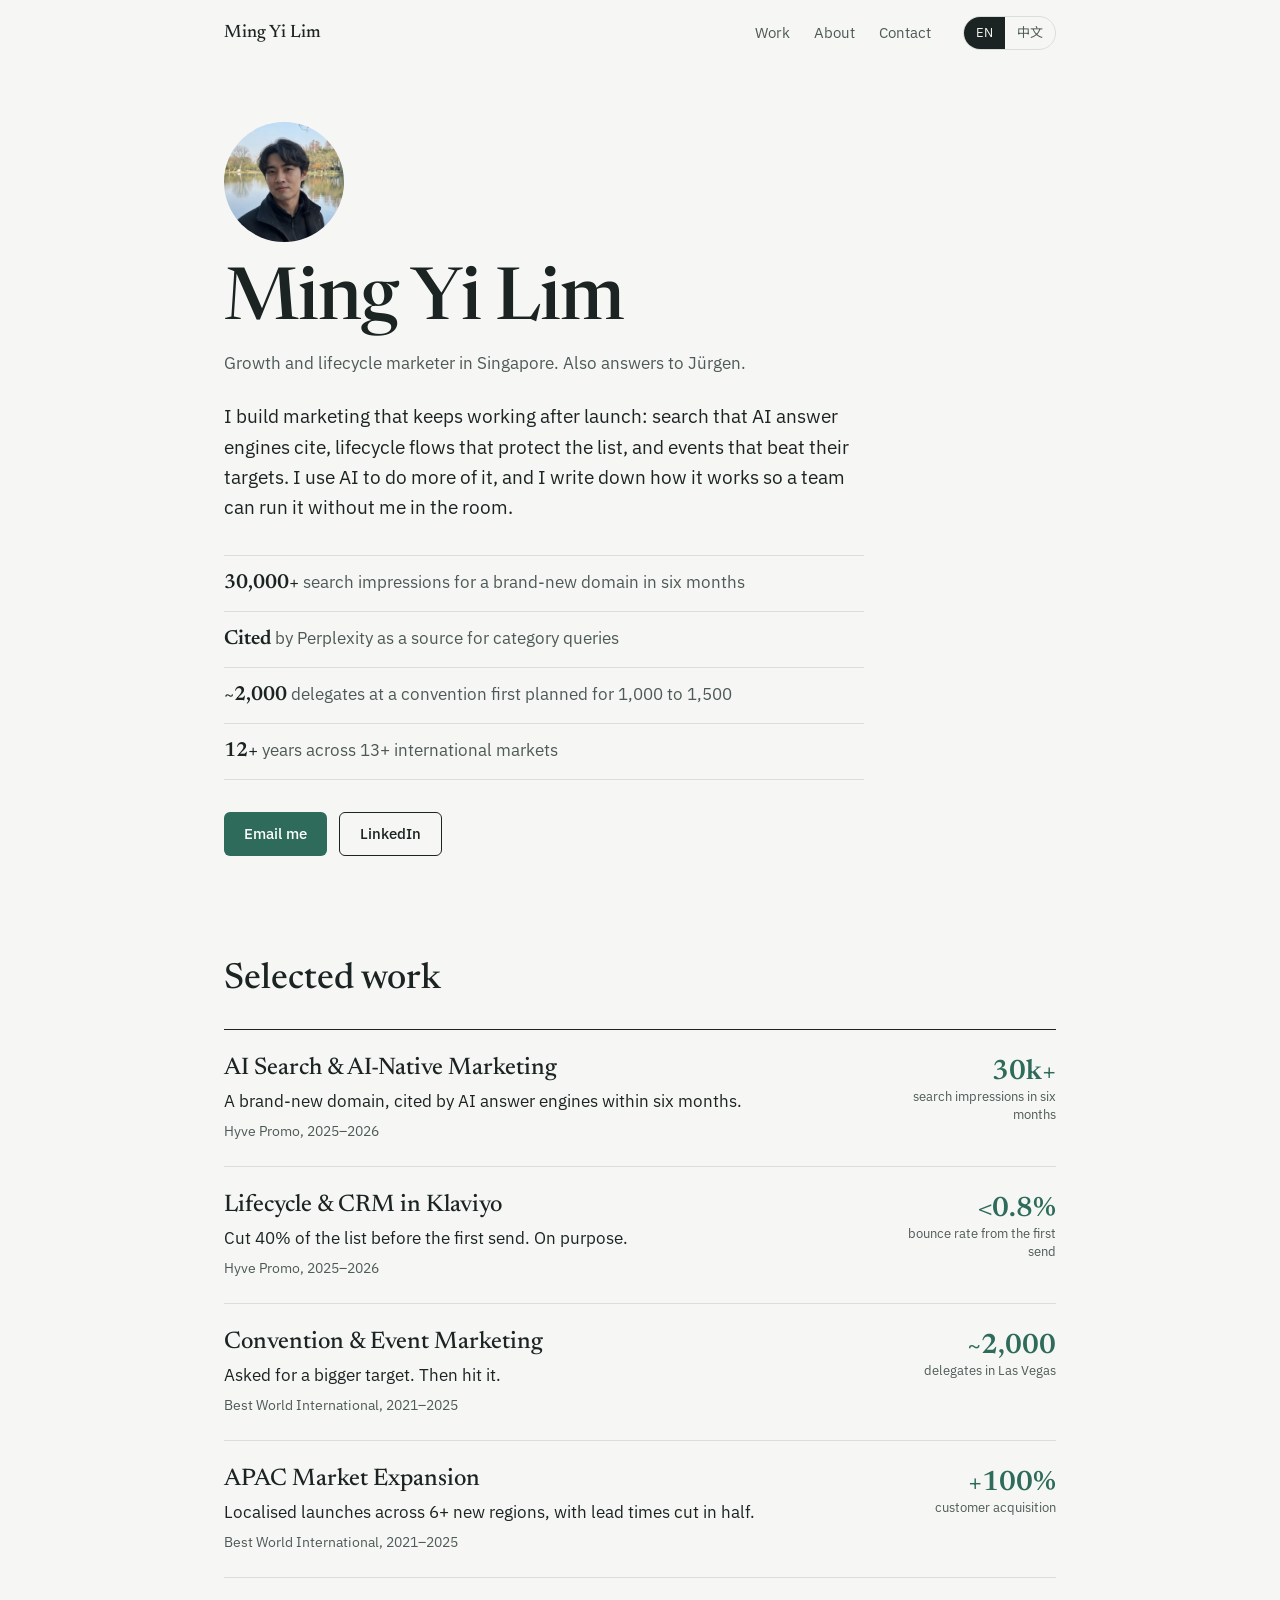
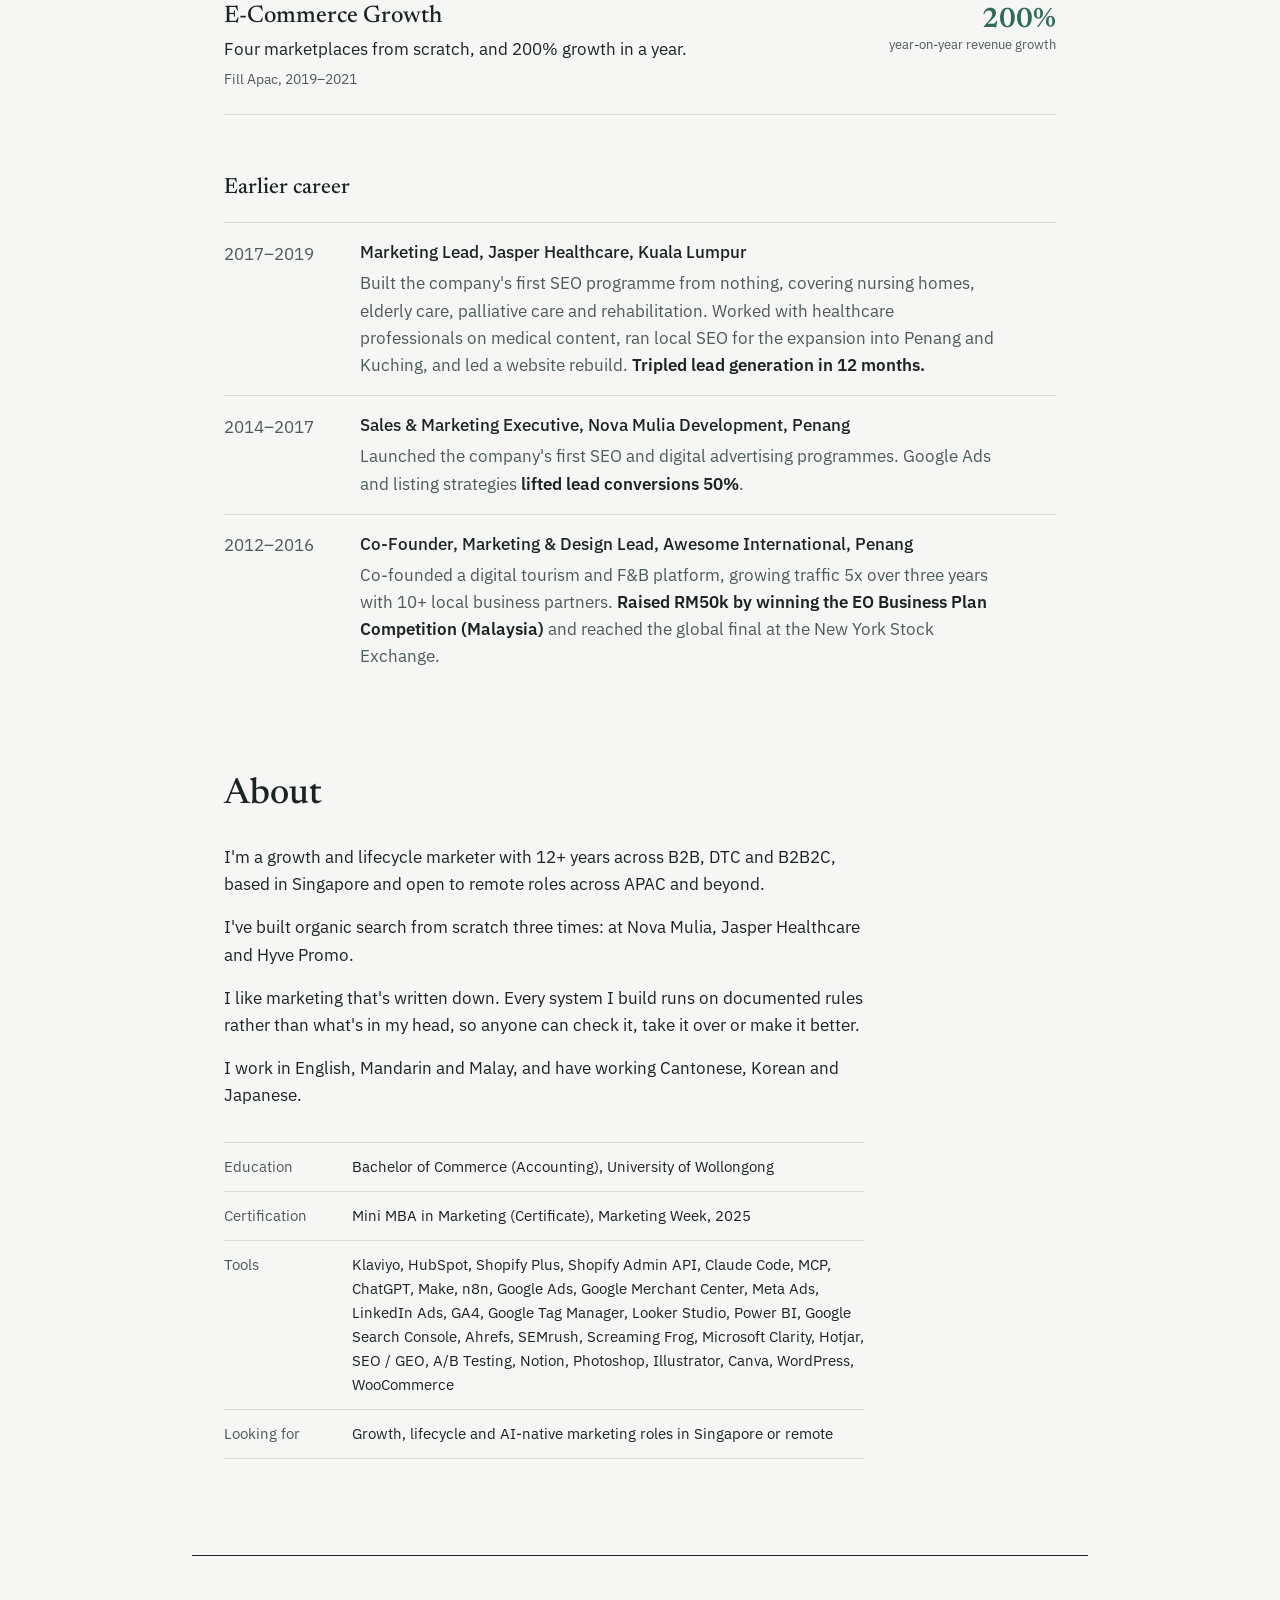
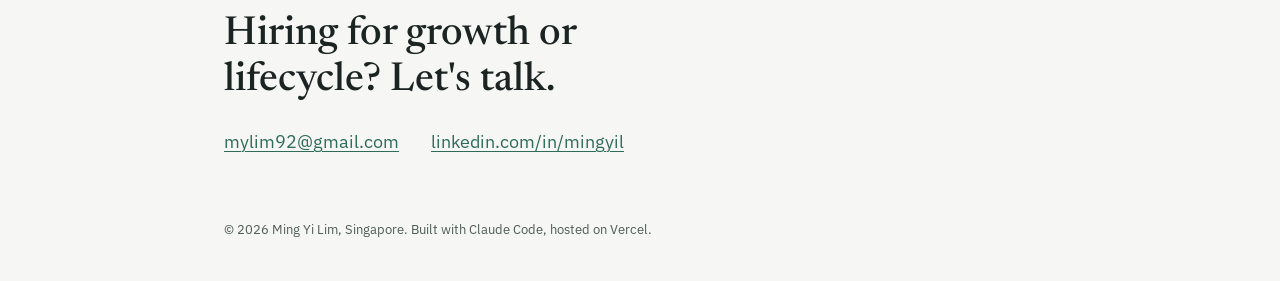
<file: index.html>
<!DOCTYPE html>
<html lang="en">
<head>
  <meta charset="UTF-8">
  <meta name="viewport" content="width=device-width, initial-scale=1.0">
  <title>Ming Yi Lim, Growth &amp; Lifecycle Marketer</title>
  <meta name="description" content="Growth and lifecycle marketer with 12+ years across B2B, DTC, and B2B2C in APAC. SEO/GEO, lifecycle automation, and AI-native marketing systems.">
  <link rel="canonical" href="https://mingyilim.vercel.app/">
  <meta name="theme-color" content="#F6F7F5">
  <meta property="og:type"        content="website">
  <meta property="og:url"         content="https://mingyilim.vercel.app/">
  <meta property="og:title"       content="Ming Yi Lim, Growth &amp; Lifecycle Marketer">
  <meta property="og:description" content="Growth and lifecycle marketer with 12+ years across B2B, DTC, and B2B2C in APAC. SEO/GEO, lifecycle automation, and AI-native marketing systems.">
  <meta property="og:image"       content="https://mingyilim.vercel.app/og-image.jpg">
  <meta property="og:image:width"  content="1200">
  <meta property="og:image:height" content="630">
  <meta name="twitter:card"        content="summary_large_image">
  <meta name="twitter:title"       content="Ming Yi Lim, Growth &amp; Lifecycle Marketer">
  <meta name="twitter:description" content="Growth and lifecycle marketer with 12+ years across B2B, DTC, and B2B2C in APAC. SEO/GEO, lifecycle automation, and AI-native marketing systems.">
  <meta name="twitter:image"       content="https://mingyilim.vercel.app/og-image.jpg">
  <link rel="icon" href="/favicon.svg" type="image/svg+xml">
  <link rel="icon" href="/favicon-32.png" sizes="32x32" type="image/png">
  <link rel="apple-touch-icon" href="/apple-touch-icon.png">
  <script type="application/ld+json">
  {
    "@context": "https://schema.org",
    "@type": "Person",
    "name": "Ming Yi Lim",
    "alternateName": ["Jürgen Lim", "林明昱"],
    "url": "https://mingyilim.vercel.app/",
    "image": "https://mingyilim.vercel.app/photo.jpg",
    "jobTitle": "Growth and Lifecycle Marketer",
    "description": "Growth and lifecycle marketer with 12+ years across B2B, DTC and B2B2C in APAC, specialising in SEO/GEO, lifecycle automation and AI-native marketing systems.",
    "address": {"@type": "PostalAddress", "addressLocality": "Singapore", "addressCountry": "SG"},
    "alumniOf": {"@type": "CollegeOrUniversity", "name": "University of Wollongong"},
    "hasCredential": {"@type": "EducationalOccupationalCredential", "name": "Mini MBA in Marketing (Certificate)", "credentialCategory": "certificate", "recognizedBy": {"@type": "Organization", "name": "Marketing Week"}, "dateCreated": "2025"},
    "knowsLanguage": ["English", "Mandarin Chinese", "Malay"],
    "knowsAbout": ["Lifecycle marketing", "Growth marketing", "Generative Engine Optimisation", "Answer Engine Optimisation", "SEO", "Klaviyo", "HubSpot", "Shopify Plus", "Marketing automation", "Claude Code", "Model Context Protocol"],
    "sameAs": ["https://www.linkedin.com/in/mingyil"]
  }
  </script>
  <link rel="preconnect" href="https://fonts.googleapis.com">
  <link rel="preconnect" href="https://fonts.gstatic.com" crossorigin>
  <link href="https://fonts.googleapis.com/css2?family=IBM+Plex+Sans:ital,wght@0,400;0,500;0,600;1,400&family=Newsreader:opsz,wght@6..72,400;6..72,500;6..72,600&family=Noto+Sans+SC:wght@400;500&family=Noto+Serif+SC:wght@600;900&display=swap" rel="stylesheet">
  <link rel="stylesheet" href="/assets/site.css">

  <!-- Google tag (gtag.js) -->
  <script async src="https://www.googletagmanager.com/gtag/js?id=G-P1CEV3WPZ0"></script>
  <script>
    window.dataLayer = window.dataLayer || [];
    function gtag(){dataLayer.push(arguments);}
    gtag('js', new Date());
    gtag('config', 'G-P1CEV3WPZ0');
  </script>
</head>
<body>
  <a class="skip" href="#work">Skip to work</a>
  <header class="topbar">
    <a href="/" class="brand"><span class="brand-name">Ming Yi Lim</span></a>
    <nav class="topnav" aria-label="Main">
      <a href="#work" data-en="Work" data-zh="案例">Work</a>
      <a href="#about" data-en="About" data-zh="关于">About</a>
      <a href="#contact" data-en="Contact" data-zh="联系">Contact</a>
    </nav>
    <div class="lang" role="group" aria-label="Language">
      <button type="button" id="btnEn" class="active" onclick="setLang('en')">EN</button>
      <button type="button" id="btnZh" onclick="setLang('zh')" lang="zh-Hans">中文</button>
    </div>
  </header>

  <main>
    <section class="hero" aria-labelledby="name">
      <img src="/hero-photo.jpg" alt="Ming Yi Lim" class="hero-photo" width="120" height="120" fetchpriority="high">
      <h1 id="name" class="hero-name"><span data-en="Ming Yi Lim" data-zh="林明昱">Ming Yi Lim</span></h1>
      <p class="hero-sub" data-en="Growth and lifecycle marketer in Singapore. Also answers to Jürgen." data-zh="新加坡增长与生命周期营销人。英文名Jürgen。">Growth and lifecycle marketer in Singapore. Also answers to Jürgen.</p>
      <p class="hero-intro" data-en="I build marketing that keeps working after launch: search that AI answer engines cite, lifecycle flows that protect the list, and events that beat their targets. I use AI to do more of it, and I write down how it works so a team can run it without me in the room." data-zh="我做能在上线后持续运转的营销：被AI答案引擎引用的搜索内容、守护名单质量的生命周期流程，以及超额完成目标的活动。我用AI提高产出，并把方法写成文档，让团队不必依赖我也能运行。">I build marketing that keeps working after launch: search that AI answer engines cite, lifecycle flows that protect the list, and events that beat their targets. I use AI to do more of it, and I write down how it works so a team can run it without me in the room.</p>
      <ul class="proof">
        <li><span class="fig" data-en="30,000+" data-zh="30,000+">30,000+</span> <span data-en="search impressions for a brand-new domain in six months" data-zh="次搜索曝光，全新域名六个月内达成">search impressions for a brand-new domain in six months</span></li>
        <li><span class="fig" data-en="Cited" data-zh="获引用：">Cited</span> <span data-en="by Perplexity as a source for category queries" data-zh="Perplexity类别查询的引用来源">by Perplexity as a source for category queries</span></li>
        <li><span class="fig" data-en="~2,000" data-zh="~2,000">~2,000</span> <span data-en="delegates at a convention first planned for 1,000 to 1,500" data-zh="名参会者，原定目标为1,000至1,500人">delegates at a convention first planned for 1,000 to 1,500</span></li>
        <li><span class="fig" data-en="12+" data-zh="12+">12+</span> <span data-en="years across 13+ international markets" data-zh="年经验，覆盖13+个国际市场">years across 13+ international markets</span></li>
      </ul>
      <div class="hero-actions">
        <a href="mailto:mylim92@gmail.com" class="btn btn-solid" data-cta="hero_email" data-en="Email me" data-zh="发邮件给我">Email me</a>
        <a href="https://www.linkedin.com/in/mingyil" class="btn btn-line" target="_blank" rel="noopener" data-cta="hero_linkedin">LinkedIn</a>
      </div>
    </section>

    <section id="work" class="block" aria-labelledby="work-title">
      <h2 class="block-title" id="work-title" data-en="Selected work" data-zh="精选案例">Selected work</h2>
      <ul class="case-list">
      <li>
        <a class="case-row" href="/work/geo" data-cta="row_geo">
          <span class="row-main">
            <span class="row-title" data-en="AI Search &amp; AI-Native Marketing" data-zh="AI搜索与AI原生营销">AI Search &amp; AI-Native Marketing</span>
            <span class="row-hook" data-en="A brand-new domain, cited by AI answer engines within six months." data-zh="一个全新域名，六个月内获得AI答案引擎引用。">A brand-new domain, cited by AI answer engines within six months.</span>
            <span class="row-meta">Hyve Promo, 2025–2026</span>
          </span>
          <span class="row-fig"><span class="fig">30k+</span><span class="fig-label" data-en="search impressions in six months" data-zh="6个月搜索曝光量">search impressions in six months</span></span>
        </a>
      </li>
      <li>
        <a class="case-row" href="/work/lifecycle" data-cta="row_lifecycle">
          <span class="row-main">
            <span class="row-title" data-en="Lifecycle &amp; CRM in Klaviyo" data-zh="Klaviyo生命周期与CRM">Lifecycle &amp; CRM in Klaviyo</span>
            <span class="row-hook" data-en="Cut 40% of the list before the first send. On purpose." data-zh="首次发送前，主动剔除40%的名单。">Cut 40% of the list before the first send. On purpose.</span>
            <span class="row-meta">Hyve Promo, 2025–2026</span>
          </span>
          <span class="row-fig"><span class="fig">&lt;0.8%</span><span class="fig-label" data-en="bounce rate from the first send" data-zh="首次发送起退信率">bounce rate from the first send</span></span>
        </a>
      </li>
      <li>
        <a class="case-row" href="/work/events" data-cta="row_events">
          <span class="row-main">
            <span class="row-title" data-en="Convention &amp; Event Marketing" data-zh="大会与活动营销">Convention &amp; Event Marketing</span>
            <span class="row-hook" data-en="Asked for a bigger target. Then hit it." data-zh="主动提高目标，然后达成。">Asked for a bigger target. Then hit it.</span>
            <span class="row-meta">Best World International, 2021–2025</span>
          </span>
          <span class="row-fig"><span class="fig">~2,000</span><span class="fig-label" data-en="delegates in Las Vegas" data-zh="拉斯维加斯大会参会人数">delegates in Las Vegas</span></span>
        </a>
      </li>
      <li>
        <a class="case-row" href="/work/expansion" data-cta="row_expansion">
          <span class="row-main">
            <span class="row-title" data-en="APAC Market Expansion" data-zh="亚太市场拓展">APAC Market Expansion</span>
            <span class="row-hook" data-en="Localised launches across 6+ new regions, with lead times cut in half." data-zh="在6+个新市场完成本地化落地，交付周期缩短一半。">Localised launches across 6+ new regions, with lead times cut in half.</span>
            <span class="row-meta">Best World International, 2021–2025</span>
          </span>
          <span class="row-fig"><span class="fig">+100%</span><span class="fig-label" data-en="customer acquisition" data-zh="客户获取增长">customer acquisition</span></span>
        </a>
      </li>
      <li>
        <a class="case-row" href="/work/ecommerce" data-cta="row_ecommerce">
          <span class="row-main">
            <span class="row-title" data-en="E-Commerce Growth" data-zh="电商增长">E-Commerce Growth</span>
            <span class="row-hook" data-en="Four marketplaces from scratch, and 200% growth in a year." data-zh="从零开设四个电商平台店铺，一年增长200%。">Four marketplaces from scratch, and 200% growth in a year.</span>
            <span class="row-meta">Fill Apac, 2019–2021</span>
          </span>
          <span class="row-fig"><span class="fig">200%</span><span class="fig-label" data-en="year-on-year revenue growth" data-zh="年营收增长">year-on-year revenue growth</span></span>
        </a>
      </li>
      </ul>

      <h3 class="sub-title" data-en="Earlier career" data-zh="早期经历">Earlier career</h3>
      <ol class="earlier">
        <li>
          <span class="when">2017–2019</span>
          <div>
            <p class="earlier-role" data-en="Marketing Lead, Jasper Healthcare, Kuala Lumpur" data-zh="市场负责人，Jasper Healthcare，吉隆坡">Marketing Lead, Jasper Healthcare, Kuala Lumpur</p>
            <p class="earlier-desc" data-en="Built the company's first SEO programme from nothing, covering nursing homes, elderly care, palliative care and rehabilitation. Worked with healthcare professionals on medical content, ran local SEO for the expansion into Penang and Kuching, and led a website rebuild. <strong>Tripled lead generation in 12 months.</strong>" data-zh="从零建立公司首个SEO体系，覆盖养老院、长者护理、临终关怀及康复服务。与医疗专业人员合作优化医疗内容，为槟城和古晋的扩张开展本地SEO，并主导网站重建。<strong>12个月内潜在客户量增长至三倍</strong>。">Built the company's first SEO programme from nothing, covering nursing homes, elderly care, palliative care and rehabilitation. Worked with healthcare professionals on medical content, ran local SEO for the expansion into Penang and Kuching, and led a website rebuild. <strong>Tripled lead generation in 12 months.</strong></p>
          </div>
        </li>
        <li>
          <span class="when">2014–2017</span>
          <div>
            <p class="earlier-role" data-en="Sales &amp; Marketing Executive, Nova Mulia Development, Penang" data-zh="销售与市场专员，Nova Mulia Development，槟城">Sales &amp; Marketing Executive, Nova Mulia Development, Penang</p>
            <p class="earlier-desc" data-en="Launched the company's first SEO and digital advertising programmes. Google Ads and listing strategies <strong>lifted lead conversions 50%</strong>." data-zh="推出公司首个SEO与数字广告项目。通过Google广告与房源推广策略，<strong>潜在客户转化率提升50%</strong>。">Launched the company's first SEO and digital advertising programmes. Google Ads and listing strategies <strong>lifted lead conversions 50%</strong>.</p>
          </div>
        </li>
        <li>
          <span class="when">2012–2016</span>
          <div>
            <p class="earlier-role" data-en="Co-Founder, Marketing &amp; Design Lead, Awesome International, Penang" data-zh="联合创始人、市场与设计负责人，Awesome International，槟城">Co-Founder, Marketing &amp; Design Lead, Awesome International, Penang</p>
            <p class="earlier-desc" data-en="Co-founded a digital tourism and F&amp;B platform, growing traffic 5x over three years with 10+ local business partners. <strong>Raised RM50k by winning the EO Business Plan Competition (Malaysia)</strong> and reached the global final at the New York Stock Exchange." data-zh="联合创办数字旅游与餐饮平台，三年内流量增长5倍，并与10余家本地商户建立合作。<strong>赢得EO商业计划大赛（马来西亚赛区）并获得5万令吉资金</strong>，晋级在纽约证券交易所举行的全球决赛。">Co-founded a digital tourism and F&amp;B platform, growing traffic 5x over three years with 10+ local business partners. <strong>Raised RM50k by winning the EO Business Plan Competition (Malaysia)</strong> and reached the global final at the New York Stock Exchange.</p>
          </div>
        </li>
      </ol>
    </section>

    <section id="about" class="block" aria-labelledby="about-title">
      <h2 class="block-title" id="about-title" data-en="About" data-zh="关于我">About</h2>
      <div class="prose">
        <p data-en="I&#x27;m a growth and lifecycle marketer with 12+ years across B2B, DTC and B2B2C, based in Singapore and open to remote roles across APAC and beyond." data-zh="我是一名拥有12年以上B2B、DTC及B2B2C经验的增长与生命周期营销人，现居新加坡，欢迎亚太地区及全球远程机会。">I&#x27;m a growth and lifecycle marketer with 12+ years across B2B, DTC and B2B2C, based in Singapore and open to remote roles across APAC and beyond.</p>
        <p data-en="I&#x27;ve built organic search from scratch three times: at Nova Mulia, Jasper Healthcare and Hyve Promo." data-zh="我曾三次从零搭建自然搜索体系，分别在Nova Mulia、Jasper Healthcare和Hyve Promo。">I&#x27;ve built organic search from scratch three times: at Nova Mulia, Jasper Healthcare and Hyve Promo.</p>
        <p data-en="I like marketing that&#x27;s written down. Every system I build runs on documented rules rather than what&#x27;s in my head, so anyone can check it, take it over or make it better." data-zh="我喜欢把营销写下来。我构建的每个系统都基于文档化规则，而不是存在我脑中的经验，任何人都能检查、接手或改进。">I like marketing that&#x27;s written down. Every system I build runs on documented rules rather than what&#x27;s in my head, so anyone can check it, take it over or make it better.</p>
        <p data-en="I work in English, Mandarin and Malay, and have working Cantonese, Korean and Japanese." data-zh="工作语言为英语、普通话和马来语，粤语、韩语和日语为工作水平。">I work in English, Mandarin and Malay, and have working Cantonese, Korean and Japanese.</p>
        <dl class="facts">
          <dt data-en="Education" data-zh="学历">Education</dt>
          <dd data-en="Bachelor of Commerce (Accounting), University of Wollongong" data-zh="伍伦贡大学商学学士（会计）">Bachelor of Commerce (Accounting), University of Wollongong</dd>
          <dt data-en="Certification" data-zh="证书">Certification</dt>
          <dd data-en="Mini MBA in Marketing (Certificate), Marketing Week, 2025" data-zh="Mini MBA in Marketing（结业证书），Marketing Week，2025年">Mini MBA in Marketing (Certificate), Marketing Week, 2025</dd>
          <dt data-en="Tools" data-zh="工具">Tools</dt>
          <dd>Klaviyo, HubSpot, Shopify Plus, Shopify Admin API, Claude Code, MCP, ChatGPT, Make, n8n, Google Ads, Google Merchant Center, Meta Ads, LinkedIn Ads, GA4, Google Tag Manager, Looker Studio, Power BI, Google Search Console, Ahrefs, SEMrush, Screaming Frog, Microsoft Clarity, Hotjar, SEO / GEO, A/B Testing, Notion, Photoshop, Illustrator, Canva, WordPress, WooCommerce</dd>
          <dt data-en="Looking for" data-zh="求职方向">Looking for</dt>
          <dd data-en="Growth, lifecycle and AI-native marketing roles in Singapore or remote" data-zh="新加坡或远程的增长、生命周期及AI原生营销职位">Growth, lifecycle and AI-native marketing roles in Singapore or remote</dd>
        </dl>
      </div>
    </section>
  </main>

  <section id="contact" class="contact">
    <h2 class="contact-title" data-en="Hiring for growth or lifecycle? Let&#x27;s talk." data-zh="正在招聘增长或生命周期营销人才？欢迎联系。">Hiring for growth or lifecycle? Let&#x27;s talk.</h2>
    <ul class="contact-list">
      <li><a href="mailto:mylim92@gmail.com" class="contact-link" data-cta="contact_email">mylim92@gmail.com</a></li>
      <li><a href="https://www.linkedin.com/in/mingyil" class="contact-link" target="_blank" rel="noopener" data-cta="contact_linkedin">linkedin.com/in/mingyil</a></li>
    </ul>
    <footer class="foot">
      <p data-en="© 2026 Ming Yi Lim, Singapore. Built with Claude Code, hosted on Vercel." data-zh="© 2026 林明昱，新加坡。使用Claude Code构建，部署于Vercel。">© 2026 Ming Yi Lim, Singapore. Built with Claude Code, hosted on Vercel.</p>
    </footer>
  </section>

  <script src="/assets/site.js"></script>
</body>
</html>
</file>
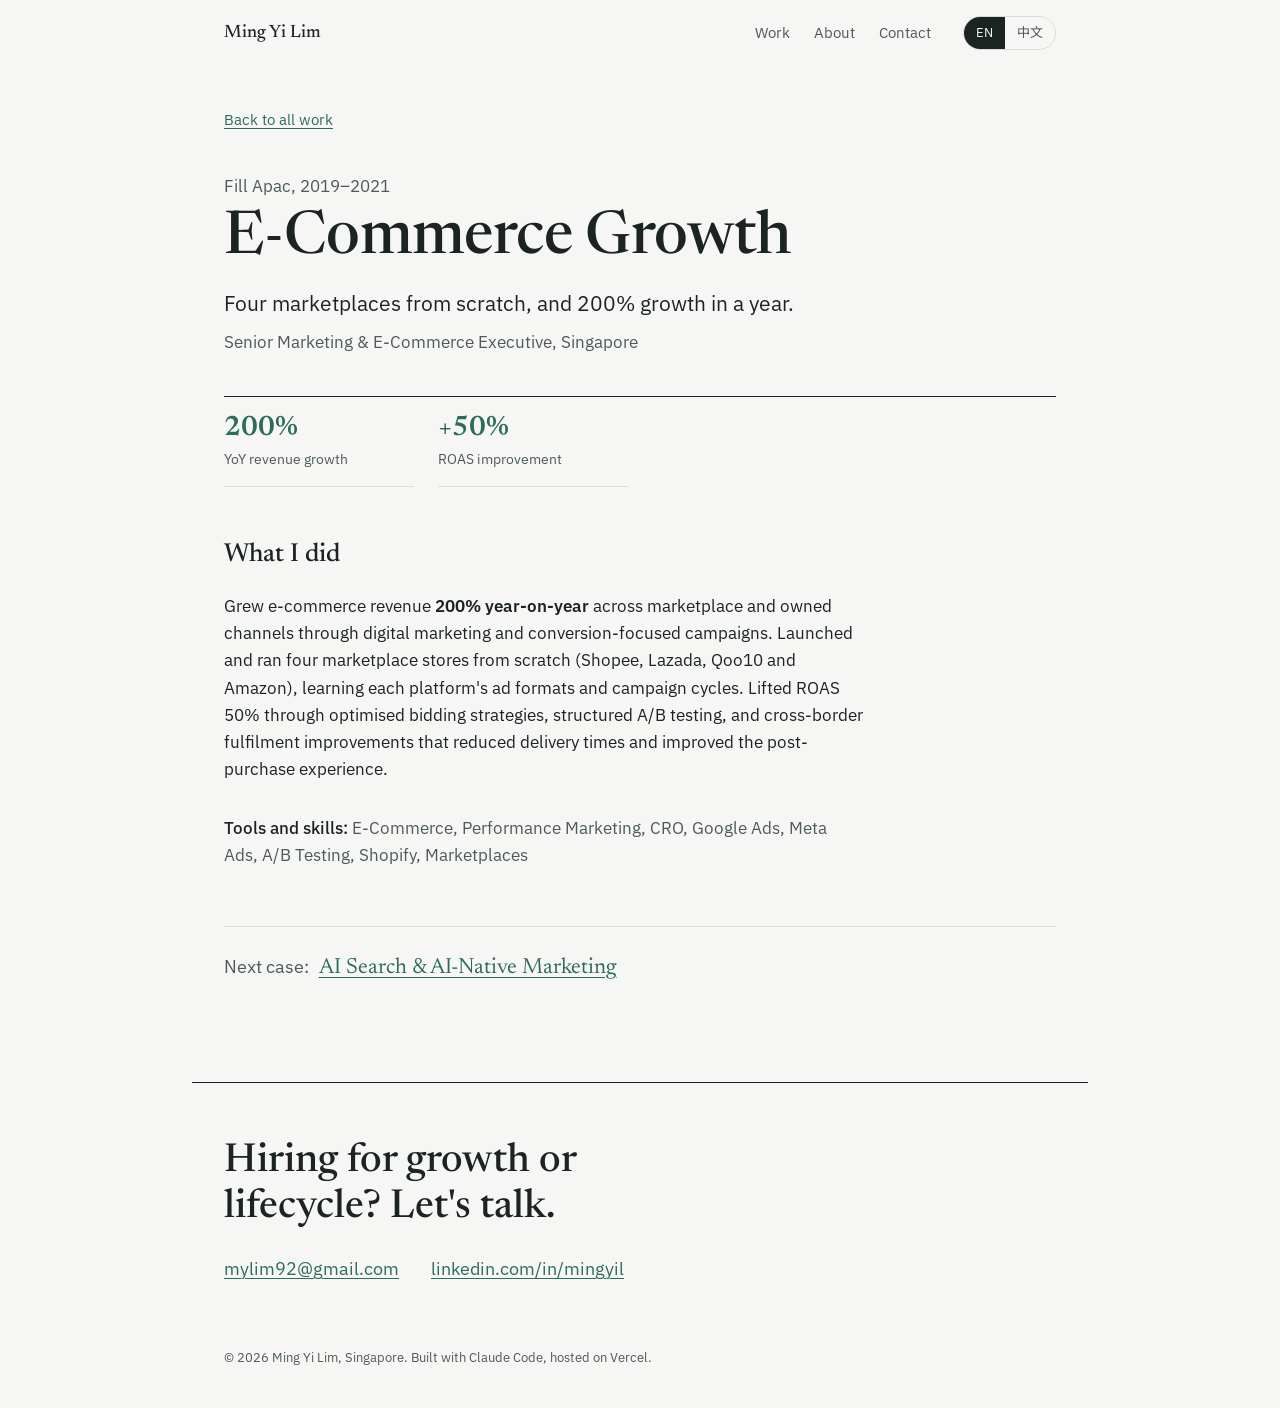
<file: work/ecommerce.html>
<!DOCTYPE html>
<html lang="en">
<head>
  <meta charset="UTF-8">
  <meta name="viewport" content="width=device-width, initial-scale=1.0">
  <title>E-Commerce Growth, Ming Yi Lim</title>
  <meta name="description" content="How Ming Yi Lim grew e-commerce revenue 200% year on year and launched four marketplace stores (Shopee, Lazada, Qoo10, Amazon) from scratch.">
  <link rel="canonical" href="https://mingyilim.vercel.app/work/ecommerce">
  <meta name="theme-color" content="#F6F7F5">
  <meta property="og:type"        content="article">
  <meta property="og:url"         content="https://mingyilim.vercel.app/work/ecommerce">
  <meta property="og:title"       content="E-Commerce Growth, Ming Yi Lim">
  <meta property="og:description" content="How Ming Yi Lim grew e-commerce revenue 200% year on year and launched four marketplace stores (Shopee, Lazada, Qoo10, Amazon) from scratch.">
  <meta property="og:image"       content="https://mingyilim.vercel.app/og-image.jpg">
  <meta property="og:image:width"  content="1200">
  <meta property="og:image:height" content="630">
  <meta name="twitter:card"        content="summary_large_image">
  <meta name="twitter:title"       content="E-Commerce Growth, Ming Yi Lim">
  <meta name="twitter:description" content="How Ming Yi Lim grew e-commerce revenue 200% year on year and launched four marketplace stores (Shopee, Lazada, Qoo10, Amazon) from scratch.">
  <meta name="twitter:image"       content="https://mingyilim.vercel.app/og-image.jpg">
  <link rel="icon" href="/favicon.svg" type="image/svg+xml">
  <link rel="icon" href="/favicon-32.png" sizes="32x32" type="image/png">
  <link rel="apple-touch-icon" href="/apple-touch-icon.png">
  <script type="application/ld+json">
  {
    "@context": "https://schema.org",
    "@type": "Article",
    "headline": "E-Commerce Growth",
    "description": "How Ming Yi Lim grew e-commerce revenue 200% year on year and launched four marketplace stores (Shopee, Lazada, Qoo10, Amazon) from scratch.",
    "url": "https://mingyilim.vercel.app/work/ecommerce",
    "author": {"@type": "Person", "name": "Ming Yi Lim", "url": "https://mingyilim.vercel.app/"}
  }
  </script>
  <link rel="preconnect" href="https://fonts.googleapis.com">
  <link rel="preconnect" href="https://fonts.gstatic.com" crossorigin>
  <link href="https://fonts.googleapis.com/css2?family=IBM+Plex+Sans:ital,wght@0,400;0,500;0,600;1,400&family=Newsreader:opsz,wght@6..72,400;6..72,500;6..72,600&family=Noto+Sans+SC:wght@400;500&family=Noto+Serif+SC:wght@600;900&display=swap" rel="stylesheet">
  <link rel="stylesheet" href="/assets/site.css">

  <!-- Google tag (gtag.js) -->
  <script async src="https://www.googletagmanager.com/gtag/js?id=G-P1CEV3WPZ0"></script>
  <script>
    window.dataLayer = window.dataLayer || [];
    function gtag(){dataLayer.push(arguments);}
    gtag('js', new Date());
    gtag('config', 'G-P1CEV3WPZ0');
  </script>
</head>
<body class="case">
  <a class="skip" href="#main">Skip to content</a>
  <header class="topbar">
    <a href="/" class="brand"><span class="brand-name">Ming Yi Lim</span></a>
    <nav class="topnav" aria-label="Main">
      <a href="/#work" data-en="Work" data-zh="案例">Work</a>
      <a href="/#about" data-en="About" data-zh="关于">About</a>
      <a href="#contact" data-en="Contact" data-zh="联系">Contact</a>
    </nav>
    <div class="lang" role="group" aria-label="Language">
      <button type="button" id="btnEn" class="active" onclick="setLang('en')">EN</button>
      <button type="button" id="btnZh" onclick="setLang('zh')" lang="zh-Hans">中文</button>
    </div>
  </header>

  <main id="main">
    <article class="case-wrap">
      <a href="/#work" class="back" data-en="Back to all work" data-zh="返回全部案例">Back to all work</a>
      <p class="case-meta">Fill Apac, 2019–2021</p>
      <h1 class="case-title" data-en="E-Commerce Growth" data-zh="电商增长">E-Commerce Growth</h1>
      <p class="case-hook" data-en="Four marketplaces from scratch, and 200% growth in a year." data-zh="从零开设四个电商平台店铺，一年增长200%。">Four marketplaces from scratch, and 200% growth in a year.</p>
      <p class="case-context" data-en="Senior Marketing &amp; E-Commerce Executive, Singapore" data-zh="高级营销与电商专员，新加坡">Senior Marketing &amp; E-Commerce Executive, Singapore</p>
      <dl class="case-figs">
          <div><dt class="fig">200%</dt><dd data-en="YoY revenue growth" data-zh="年营收增长">YoY revenue growth</dd></div>
          <div><dt class="fig">+50%</dt><dd data-en="ROAS improvement" data-zh="广告回报率提升">ROAS improvement</dd></div>
      </dl>

      <div class="case-body">
        <h2 data-en="What I did" data-zh="我做了什么">What I did</h2>
        <p data-en="Grew e-commerce revenue <strong>200% year-on-year</strong> across marketplace and owned channels through digital marketing and conversion-focused campaigns. Launched and ran four marketplace stores from scratch (Shopee, Lazada, Qoo10 and Amazon), learning each platform's ad formats and campaign cycles. Lifted ROAS 50% through optimised bidding strategies, structured A/B testing, and cross-border fulfilment improvements that reduced delivery times and improved the post-purchase experience." data-zh="通过数字营销和以转化为核心的营销活动，实现电商平台及自有渠道收入年增长200%。从零开设并运营四个电商平台店铺（Shopee、Lazada、Qoo10及Amazon），掌握各平台广告形式与活动节奏。通过优化出价策略、结构化A/B测试及跨境履约改善（缩短配送时间、提升购后体验），将广告支出回报率（ROAS）提升50%。">Grew e-commerce revenue <strong>200% year-on-year</strong> across marketplace and owned channels through digital marketing and conversion-focused campaigns. Launched and ran four marketplace stores from scratch (Shopee, Lazada, Qoo10 and Amazon), learning each platform's ad formats and campaign cycles. Lifted ROAS 50% through optimised bidding strategies, structured A/B testing, and cross-border fulfilment improvements that reduced delivery times and improved the post-purchase experience.</p>
        <p class="case-tools"><span data-en="Tools and skills:" data-zh="工具与技能：">Tools and skills:</span> E-Commerce, Performance Marketing, CRO, Google Ads, Meta Ads, A/B Testing, Shopify, Marketplaces</p>
      </div>

      <p class="next">
        <span data-en="Next case:" data-zh="下一个案例：">Next case:</span>
        <a href="/work/geo" data-cta="next_geo" data-en="AI Search &amp; AI-Native Marketing" data-zh="AI搜索与AI原生营销">AI Search &amp; AI-Native Marketing</a>
      </p>
    </article>
  </main>

  <section id="contact" class="contact">
    <h2 class="contact-title" data-en="Hiring for growth or lifecycle? Let&#x27;s talk." data-zh="正在招聘增长或生命周期营销人才？欢迎联系。">Hiring for growth or lifecycle? Let&#x27;s talk.</h2>
    <ul class="contact-list">
      <li><a href="mailto:mylim92@gmail.com" class="contact-link" data-cta="contact_email">mylim92@gmail.com</a></li>
      <li><a href="https://www.linkedin.com/in/mingyil" class="contact-link" target="_blank" rel="noopener" data-cta="contact_linkedin">linkedin.com/in/mingyil</a></li>
    </ul>
    <footer class="foot">
      <p data-en="© 2026 Ming Yi Lim, Singapore. Built with Claude Code, hosted on Vercel." data-zh="© 2026 林明昱，新加坡。使用Claude Code构建，部署于Vercel。">© 2026 Ming Yi Lim, Singapore. Built with Claude Code, hosted on Vercel.</p>
    </footer>
  </section>

  <script src="/assets/site.js"></script>
</body>
</html>
</file>
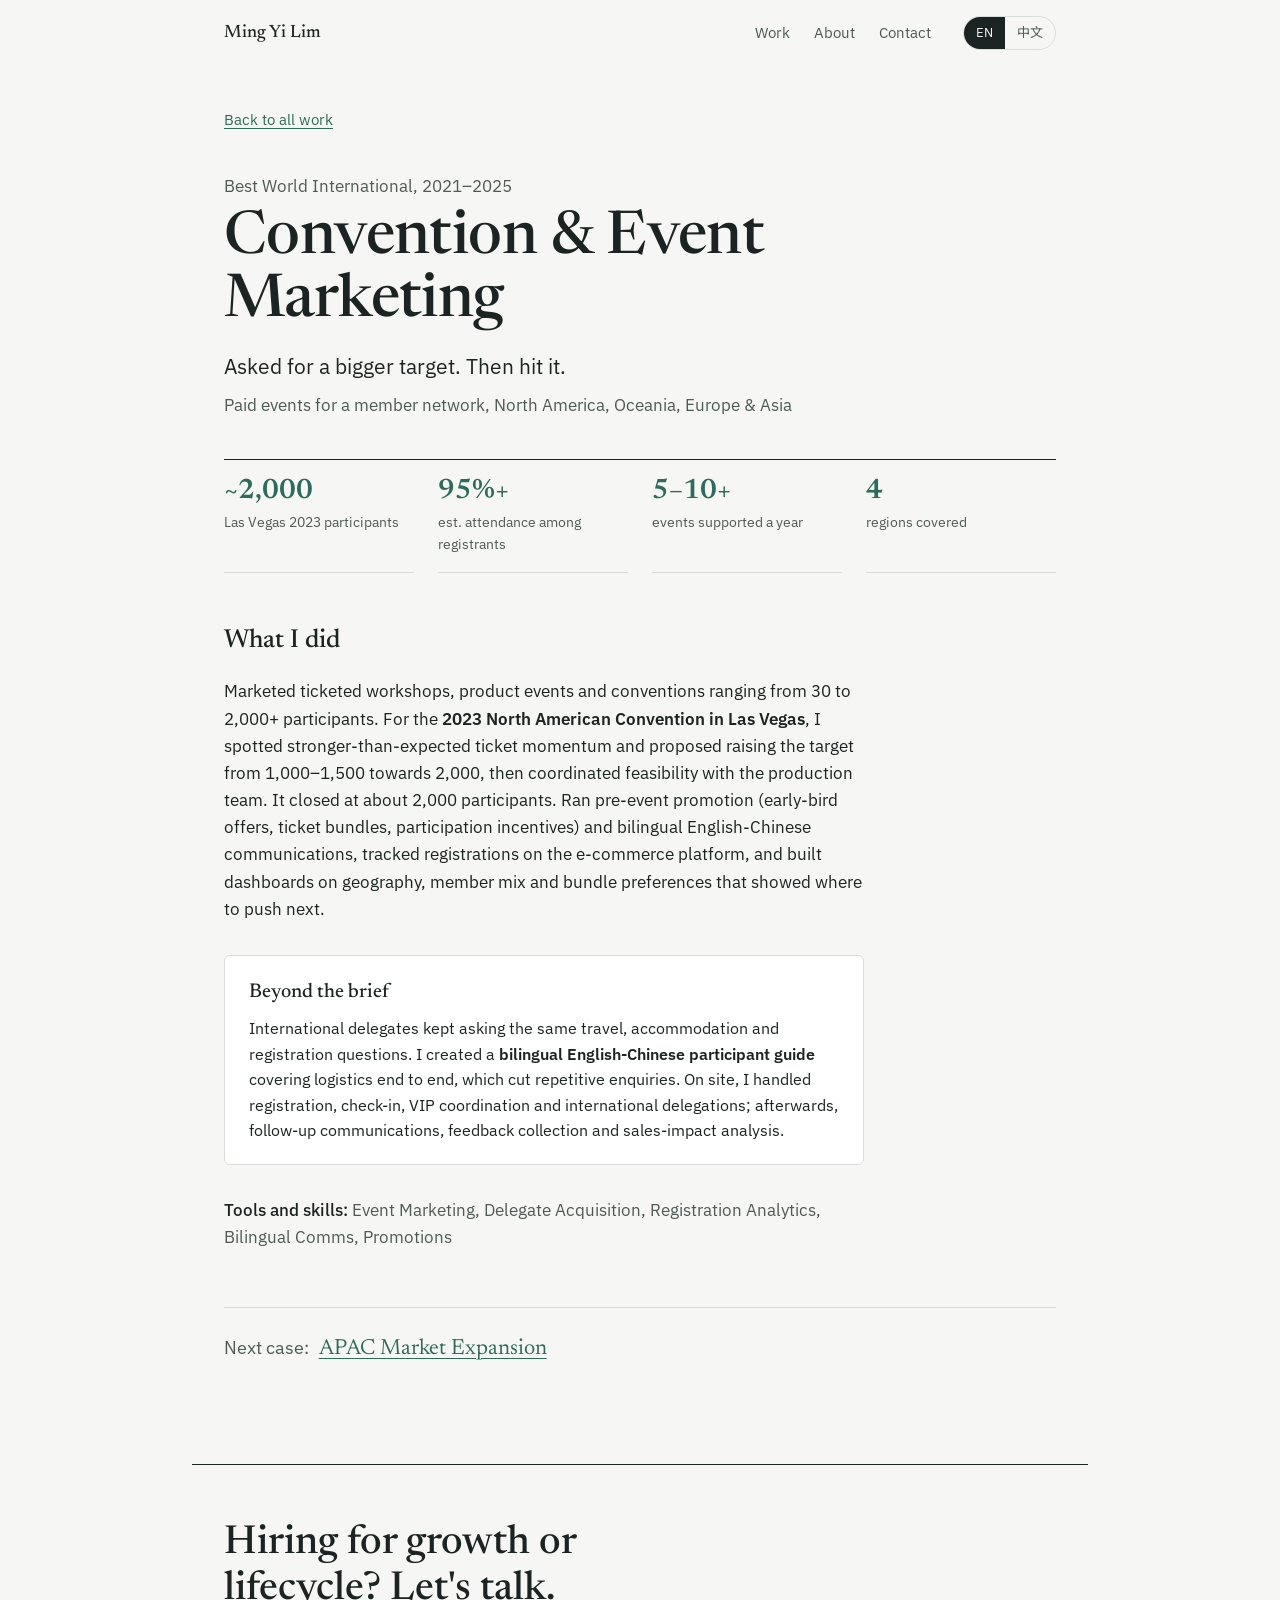
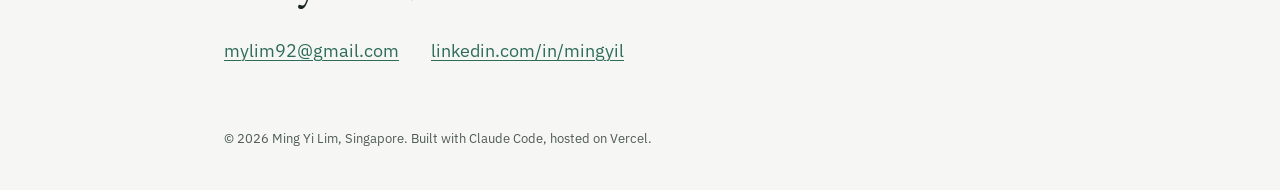
<file: work/events.html>
<!DOCTYPE html>
<html lang="en">
<head>
  <meta charset="UTF-8">
  <meta name="viewport" content="width=device-width, initial-scale=1.0">
  <title>Convention &amp; Event Marketing, Ming Yi Lim</title>
  <meta name="description" content="How Ming Yi Lim marketed paid conventions and events for a member network, including the 2023 North American Convention in Las Vegas: about 2,000 participants against a 1,000–1,500 target.">
  <link rel="canonical" href="https://mingyilim.vercel.app/work/events">
  <meta name="theme-color" content="#F6F7F5">
  <meta property="og:type"        content="article">
  <meta property="og:url"         content="https://mingyilim.vercel.app/work/events">
  <meta property="og:title"       content="Convention &amp; Event Marketing, Ming Yi Lim">
  <meta property="og:description" content="How Ming Yi Lim marketed paid conventions and events for a member network, including the 2023 North American Convention in Las Vegas: about 2,000 participants against a 1,000–1,500 target.">
  <meta property="og:image"       content="https://mingyilim.vercel.app/og-image.jpg">
  <meta property="og:image:width"  content="1200">
  <meta property="og:image:height" content="630">
  <meta name="twitter:card"        content="summary_large_image">
  <meta name="twitter:title"       content="Convention &amp; Event Marketing, Ming Yi Lim">
  <meta name="twitter:description" content="How Ming Yi Lim marketed paid conventions and events for a member network, including the 2023 North American Convention in Las Vegas: about 2,000 participants against a 1,000–1,500 target.">
  <meta name="twitter:image"       content="https://mingyilim.vercel.app/og-image.jpg">
  <link rel="icon" href="/favicon.svg" type="image/svg+xml">
  <link rel="icon" href="/favicon-32.png" sizes="32x32" type="image/png">
  <link rel="apple-touch-icon" href="/apple-touch-icon.png">
  <script type="application/ld+json">
  {
    "@context": "https://schema.org",
    "@type": "Article",
    "headline": "Convention & Event Marketing",
    "description": "How Ming Yi Lim marketed paid conventions and events for a member network, including the 2023 North American Convention in Las Vegas: about 2,000 participants against a 1,000–1,500 target.",
    "url": "https://mingyilim.vercel.app/work/events",
    "author": {"@type": "Person", "name": "Ming Yi Lim", "url": "https://mingyilim.vercel.app/"}
  }
  </script>
  <link rel="preconnect" href="https://fonts.googleapis.com">
  <link rel="preconnect" href="https://fonts.gstatic.com" crossorigin>
  <link href="https://fonts.googleapis.com/css2?family=IBM+Plex+Sans:ital,wght@0,400;0,500;0,600;1,400&family=Newsreader:opsz,wght@6..72,400;6..72,500;6..72,600&family=Noto+Sans+SC:wght@400;500&family=Noto+Serif+SC:wght@600;900&display=swap" rel="stylesheet">
  <link rel="stylesheet" href="/assets/site.css">

  <!-- Google tag (gtag.js) -->
  <script async src="https://www.googletagmanager.com/gtag/js?id=G-P1CEV3WPZ0"></script>
  <script>
    window.dataLayer = window.dataLayer || [];
    function gtag(){dataLayer.push(arguments);}
    gtag('js', new Date());
    gtag('config', 'G-P1CEV3WPZ0');
  </script>
</head>
<body class="case">
  <a class="skip" href="#main">Skip to content</a>
  <header class="topbar">
    <a href="/" class="brand"><span class="brand-name">Ming Yi Lim</span></a>
    <nav class="topnav" aria-label="Main">
      <a href="/#work" data-en="Work" data-zh="案例">Work</a>
      <a href="/#about" data-en="About" data-zh="关于">About</a>
      <a href="#contact" data-en="Contact" data-zh="联系">Contact</a>
    </nav>
    <div class="lang" role="group" aria-label="Language">
      <button type="button" id="btnEn" class="active" onclick="setLang('en')">EN</button>
      <button type="button" id="btnZh" onclick="setLang('zh')" lang="zh-Hans">中文</button>
    </div>
  </header>

  <main id="main">
    <article class="case-wrap">
      <a href="/#work" class="back" data-en="Back to all work" data-zh="返回全部案例">Back to all work</a>
      <p class="case-meta">Best World International, 2021–2025</p>
      <h1 class="case-title" data-en="Convention &amp; Event Marketing" data-zh="大会与活动营销">Convention &amp; Event Marketing</h1>
      <p class="case-hook" data-en="Asked for a bigger target. Then hit it." data-zh="主动提高目标，然后达成。">Asked for a bigger target. Then hit it.</p>
      <p class="case-context" data-en="Paid events for a member network, North America, Oceania, Europe &amp; Asia" data-zh="面向会员网络的付费活动，北美、大洋洲、欧洲及亚洲">Paid events for a member network, North America, Oceania, Europe &amp; Asia</p>
      <dl class="case-figs">
          <div><dt class="fig">~2,000</dt><dd data-en="Las Vegas 2023 participants" data-zh="2023拉斯维加斯大会参会人数">Las Vegas 2023 participants</dd></div>
          <div><dt class="fig">95%+</dt><dd data-en="est. attendance among registrants" data-zh="注册者预估出席率">est. attendance among registrants</dd></div>
          <div><dt class="fig">5–10+</dt><dd data-en="events supported a year" data-zh="每年支持活动场次">events supported a year</dd></div>
          <div><dt class="fig">4</dt><dd data-en="regions covered" data-zh="覆盖区域">regions covered</dd></div>
      </dl>

      <div class="case-body">
        <h2 data-en="What I did" data-zh="我做了什么">What I did</h2>
        <p data-en="Marketed ticketed workshops, product events and conventions ranging from 30 to 2,000+ participants. For the <strong>2023 North American Convention in Las Vegas</strong>, I spotted stronger-than-expected ticket momentum and proposed raising the target from 1,000–1,500 towards 2,000, then coordinated feasibility with the production team. It closed at about 2,000 participants. Ran pre-event promotion (early-bird offers, ticket bundles, participation incentives) and bilingual English-Chinese communications, tracked registrations on the e-commerce platform, and built dashboards on geography, member mix and bundle preferences that showed where to push next." data-zh="负责从30人到2,000+人规模的付费工作坊、产品活动及大会营销。在<strong>2023年拉斯维加斯北美大会</strong>中，我发现售票势头强于预期，提议将目标从1,000–1,500人提高至约2,000人，并与制作团队协调可行性，最终参会人数约2,000人。负责会前推广（早鸟优惠、门票套装、参与激励）及中英双语沟通，在电商平台追踪注册数据，并搭建地区、会员构成及套装偏好看板，指导下一步推广重点。">Marketed ticketed workshops, product events and conventions ranging from 30 to 2,000+ participants. For the <strong>2023 North American Convention in Las Vegas</strong>, I spotted stronger-than-expected ticket momentum and proposed raising the target from 1,000–1,500 towards 2,000, then coordinated feasibility with the production team. It closed at about 2,000 participants. Ran pre-event promotion (early-bird offers, ticket bundles, participation incentives) and bilingual English-Chinese communications, tracked registrations on the e-commerce platform, and built dashboards on geography, member mix and bundle preferences that showed where to push next.</p>
        <section class="note">
          <h3 data-en="Beyond the brief" data-zh="超出职责的主动推动">Beyond the brief</h3>
          <p data-en="International delegates kept asking the same travel, accommodation and registration questions. I created a <strong>bilingual English-Chinese participant guide</strong> covering logistics end to end, which cut repetitive enquiries. On site, I handled registration, check-in, VIP coordination and international delegations; afterwards, follow-up communications, feedback collection and sales-impact analysis." data-zh="国际参会者反复咨询相同的出行、住宿及注册问题。我编写了一份<strong>中英双语参会指南</strong>，完整覆盖各项后勤安排，减少了重复咨询。现场负责注册、签到、VIP协调及国际代表团接待；会后负责跟进沟通、收集反馈及销售影响分析。">International delegates kept asking the same travel, accommodation and registration questions. I created a <strong>bilingual English-Chinese participant guide</strong> covering logistics end to end, which cut repetitive enquiries. On site, I handled registration, check-in, VIP coordination and international delegations; afterwards, follow-up communications, feedback collection and sales-impact analysis.</p>
        </section>
        <p class="case-tools"><span data-en="Tools and skills:" data-zh="工具与技能：">Tools and skills:</span> Event Marketing, Delegate Acquisition, Registration Analytics, Bilingual Comms, Promotions</p>
      </div>

      <p class="next">
        <span data-en="Next case:" data-zh="下一个案例：">Next case:</span>
        <a href="/work/expansion" data-cta="next_expansion" data-en="APAC Market Expansion" data-zh="亚太市场拓展">APAC Market Expansion</a>
      </p>
    </article>
  </main>

  <section id="contact" class="contact">
    <h2 class="contact-title" data-en="Hiring for growth or lifecycle? Let&#x27;s talk." data-zh="正在招聘增长或生命周期营销人才？欢迎联系。">Hiring for growth or lifecycle? Let&#x27;s talk.</h2>
    <ul class="contact-list">
      <li><a href="mailto:mylim92@gmail.com" class="contact-link" data-cta="contact_email">mylim92@gmail.com</a></li>
      <li><a href="https://www.linkedin.com/in/mingyil" class="contact-link" target="_blank" rel="noopener" data-cta="contact_linkedin">linkedin.com/in/mingyil</a></li>
    </ul>
    <footer class="foot">
      <p data-en="© 2026 Ming Yi Lim, Singapore. Built with Claude Code, hosted on Vercel." data-zh="© 2026 林明昱，新加坡。使用Claude Code构建，部署于Vercel。">© 2026 Ming Yi Lim, Singapore. Built with Claude Code, hosted on Vercel.</p>
    </footer>
  </section>

  <script src="/assets/site.js"></script>
</body>
</html>
</file>
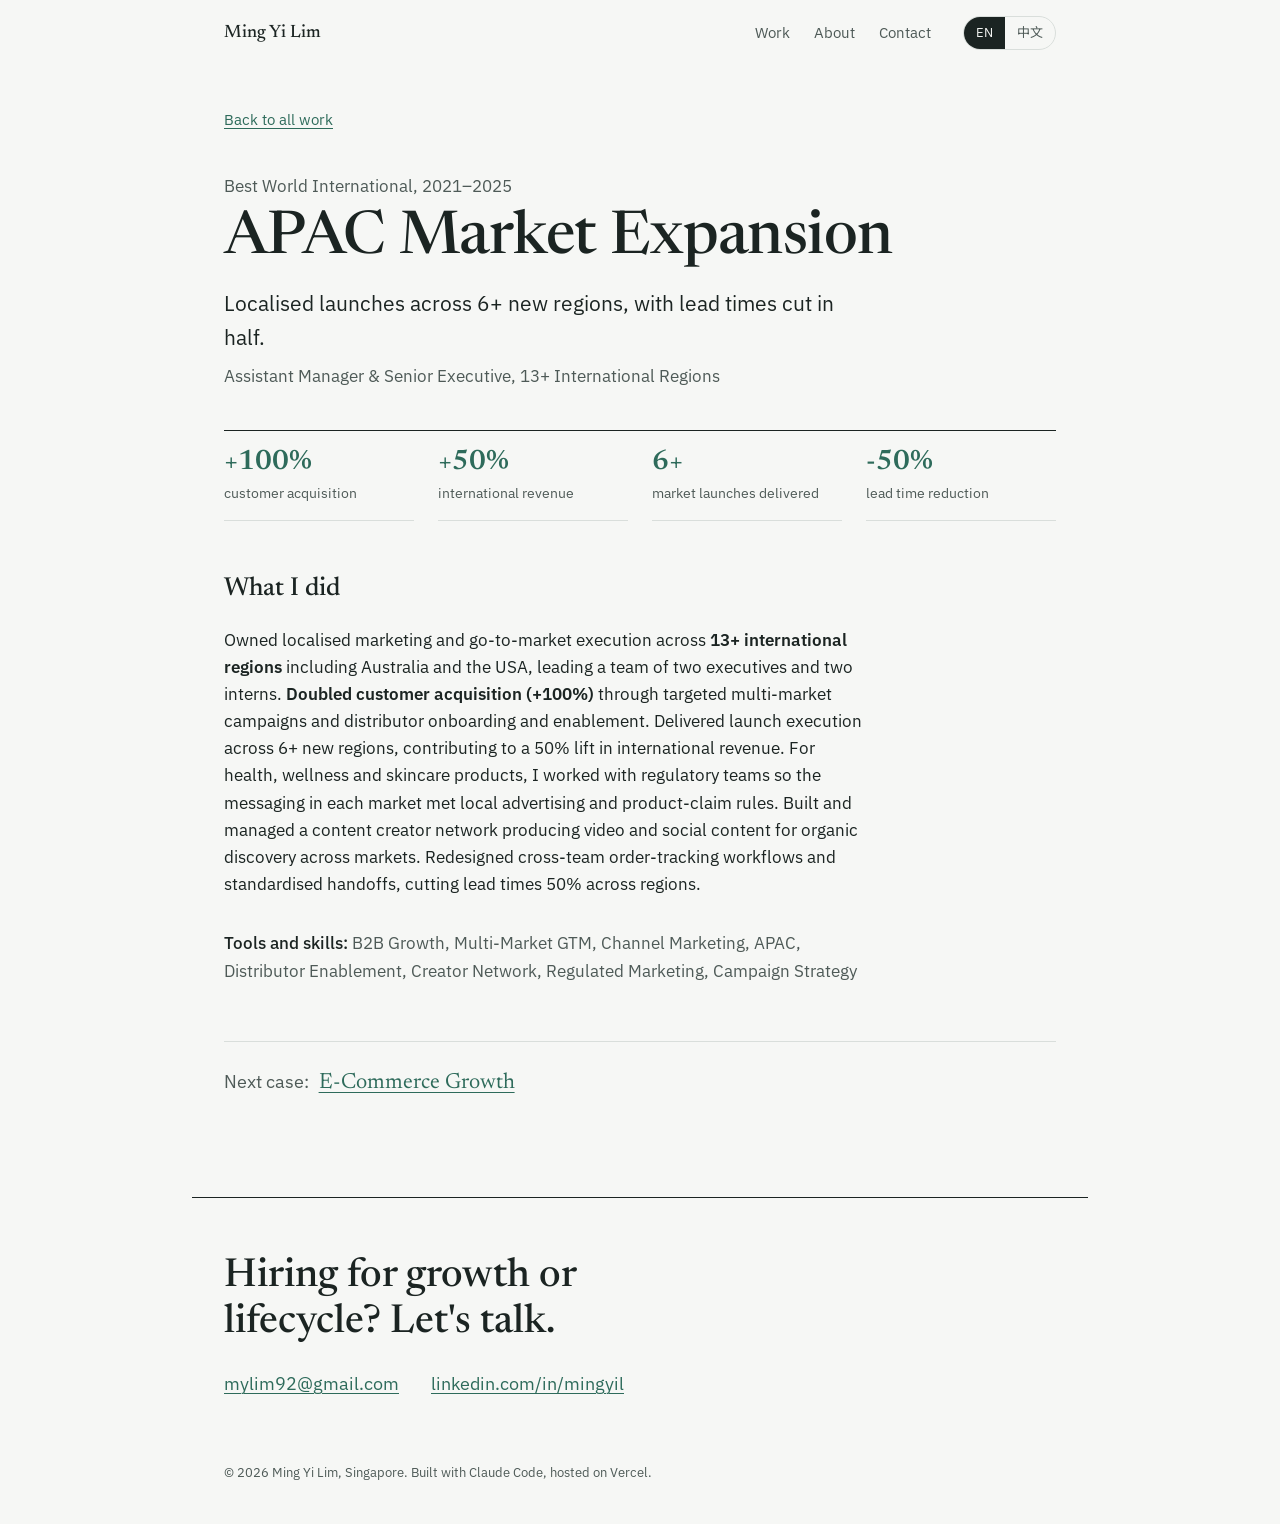
<file: work/expansion.html>
<!DOCTYPE html>
<html lang="en">
<head>
  <meta charset="UTF-8">
  <meta name="viewport" content="width=device-width, initial-scale=1.0">
  <title>APAC Market Expansion, Ming Yi Lim</title>
  <meta name="description" content="How Ming Yi Lim owned localised marketing and go-to-market execution across 13+ international regions, doubling customer acquisition and cutting lead times 50%.">
  <link rel="canonical" href="https://mingyilim.vercel.app/work/expansion">
  <meta name="theme-color" content="#F6F7F5">
  <meta property="og:type"        content="article">
  <meta property="og:url"         content="https://mingyilim.vercel.app/work/expansion">
  <meta property="og:title"       content="APAC Market Expansion, Ming Yi Lim">
  <meta property="og:description" content="How Ming Yi Lim owned localised marketing and go-to-market execution across 13+ international regions, doubling customer acquisition and cutting lead times 50%.">
  <meta property="og:image"       content="https://mingyilim.vercel.app/og-image.jpg">
  <meta property="og:image:width"  content="1200">
  <meta property="og:image:height" content="630">
  <meta name="twitter:card"        content="summary_large_image">
  <meta name="twitter:title"       content="APAC Market Expansion, Ming Yi Lim">
  <meta name="twitter:description" content="How Ming Yi Lim owned localised marketing and go-to-market execution across 13+ international regions, doubling customer acquisition and cutting lead times 50%.">
  <meta name="twitter:image"       content="https://mingyilim.vercel.app/og-image.jpg">
  <link rel="icon" href="/favicon.svg" type="image/svg+xml">
  <link rel="icon" href="/favicon-32.png" sizes="32x32" type="image/png">
  <link rel="apple-touch-icon" href="/apple-touch-icon.png">
  <script type="application/ld+json">
  {
    "@context": "https://schema.org",
    "@type": "Article",
    "headline": "APAC Market Expansion",
    "description": "How Ming Yi Lim owned localised marketing and go-to-market execution across 13+ international regions, doubling customer acquisition and cutting lead times 50%.",
    "url": "https://mingyilim.vercel.app/work/expansion",
    "author": {"@type": "Person", "name": "Ming Yi Lim", "url": "https://mingyilim.vercel.app/"}
  }
  </script>
  <link rel="preconnect" href="https://fonts.googleapis.com">
  <link rel="preconnect" href="https://fonts.gstatic.com" crossorigin>
  <link href="https://fonts.googleapis.com/css2?family=IBM+Plex+Sans:ital,wght@0,400;0,500;0,600;1,400&family=Newsreader:opsz,wght@6..72,400;6..72,500;6..72,600&family=Noto+Sans+SC:wght@400;500&family=Noto+Serif+SC:wght@600;900&display=swap" rel="stylesheet">
  <link rel="stylesheet" href="/assets/site.css">

  <!-- Google tag (gtag.js) -->
  <script async src="https://www.googletagmanager.com/gtag/js?id=G-P1CEV3WPZ0"></script>
  <script>
    window.dataLayer = window.dataLayer || [];
    function gtag(){dataLayer.push(arguments);}
    gtag('js', new Date());
    gtag('config', 'G-P1CEV3WPZ0');
  </script>
</head>
<body class="case">
  <a class="skip" href="#main">Skip to content</a>
  <header class="topbar">
    <a href="/" class="brand"><span class="brand-name">Ming Yi Lim</span></a>
    <nav class="topnav" aria-label="Main">
      <a href="/#work" data-en="Work" data-zh="案例">Work</a>
      <a href="/#about" data-en="About" data-zh="关于">About</a>
      <a href="#contact" data-en="Contact" data-zh="联系">Contact</a>
    </nav>
    <div class="lang" role="group" aria-label="Language">
      <button type="button" id="btnEn" class="active" onclick="setLang('en')">EN</button>
      <button type="button" id="btnZh" onclick="setLang('zh')" lang="zh-Hans">中文</button>
    </div>
  </header>

  <main id="main">
    <article class="case-wrap">
      <a href="/#work" class="back" data-en="Back to all work" data-zh="返回全部案例">Back to all work</a>
      <p class="case-meta">Best World International, 2021–2025</p>
      <h1 class="case-title" data-en="APAC Market Expansion" data-zh="亚太市场拓展">APAC Market Expansion</h1>
      <p class="case-hook" data-en="Localised launches across 6+ new regions, with lead times cut in half." data-zh="在6+个新市场完成本地化落地，交付周期缩短一半。">Localised launches across 6+ new regions, with lead times cut in half.</p>
      <p class="case-context" data-en="Assistant Manager &amp; Senior Executive, 13+ International Regions" data-zh="助理经理与高级专员，13+个国际市场">Assistant Manager &amp; Senior Executive, 13+ International Regions</p>
      <dl class="case-figs">
          <div><dt class="fig">+100%</dt><dd data-en="customer acquisition" data-zh="客户获取增长">customer acquisition</dd></div>
          <div><dt class="fig">+50%</dt><dd data-en="international revenue" data-zh="国际营收增长">international revenue</dd></div>
          <div><dt class="fig">6+</dt><dd data-en="market launches delivered" data-zh="新市场落地执行">market launches delivered</dd></div>
          <div><dt class="fig">-50%</dt><dd data-en="lead time reduction" data-zh="交付周期缩短">lead time reduction</dd></div>
      </dl>

      <div class="case-body">
        <h2 data-en="What I did" data-zh="我做了什么">What I did</h2>
        <p data-en="Owned localised marketing and go-to-market execution across <strong>13+ international regions</strong> including Australia and the USA, leading a team of two executives and two interns. <strong>Doubled customer acquisition (+100%)</strong> through targeted multi-market campaigns and distributor onboarding and enablement. Delivered launch execution across 6+ new regions, contributing to a 50% lift in international revenue. For health, wellness and skincare products, I worked with regulatory teams so the messaging in each market met local advertising and product-claim rules. Built and managed a content creator network producing video and social content for organic discovery across markets. Redesigned cross-team order-tracking workflows and standardised handoffs, cutting lead times 50% across regions." data-zh="负责澳大利亚、美国等13+个国际市场的本地化营销与市场进入执行，带领两名专员和两名实习生。通过定向多市场营销活动及分销商入驻与赋能，实现客户获取翻倍（+100%）。完成6+个新市场的落地执行，助力国际营收提升50%。针对健康、保健及护肤产品，我与法规团队合作，确保各市场的宣传信息符合当地广告及产品功效声明的规定。建立并管理内容创作者网络，为各市场制作视频与社交内容以提升自然曝光。重新设计跨团队订单追踪工作流并标准化交接流程，使各地区交付周期缩短50%。">Owned localised marketing and go-to-market execution across <strong>13+ international regions</strong> including Australia and the USA, leading a team of two executives and two interns. <strong>Doubled customer acquisition (+100%)</strong> through targeted multi-market campaigns and distributor onboarding and enablement. Delivered launch execution across 6+ new regions, contributing to a 50% lift in international revenue. For health, wellness and skincare products, I worked with regulatory teams so the messaging in each market met local advertising and product-claim rules. Built and managed a content creator network producing video and social content for organic discovery across markets. Redesigned cross-team order-tracking workflows and standardised handoffs, cutting lead times 50% across regions.</p>
        <p class="case-tools"><span data-en="Tools and skills:" data-zh="工具与技能：">Tools and skills:</span> B2B Growth, Multi-Market GTM, Channel Marketing, APAC, Distributor Enablement, Creator Network, Regulated Marketing, Campaign Strategy</p>
      </div>

      <p class="next">
        <span data-en="Next case:" data-zh="下一个案例：">Next case:</span>
        <a href="/work/ecommerce" data-cta="next_ecommerce" data-en="E-Commerce Growth" data-zh="电商增长">E-Commerce Growth</a>
      </p>
    </article>
  </main>

  <section id="contact" class="contact">
    <h2 class="contact-title" data-en="Hiring for growth or lifecycle? Let&#x27;s talk." data-zh="正在招聘增长或生命周期营销人才？欢迎联系。">Hiring for growth or lifecycle? Let&#x27;s talk.</h2>
    <ul class="contact-list">
      <li><a href="mailto:mylim92@gmail.com" class="contact-link" data-cta="contact_email">mylim92@gmail.com</a></li>
      <li><a href="https://www.linkedin.com/in/mingyil" class="contact-link" target="_blank" rel="noopener" data-cta="contact_linkedin">linkedin.com/in/mingyil</a></li>
    </ul>
    <footer class="foot">
      <p data-en="© 2026 Ming Yi Lim, Singapore. Built with Claude Code, hosted on Vercel." data-zh="© 2026 林明昱，新加坡。使用Claude Code构建，部署于Vercel。">© 2026 Ming Yi Lim, Singapore. Built with Claude Code, hosted on Vercel.</p>
    </footer>
  </section>

  <script src="/assets/site.js"></script>
</body>
</html>
</file>
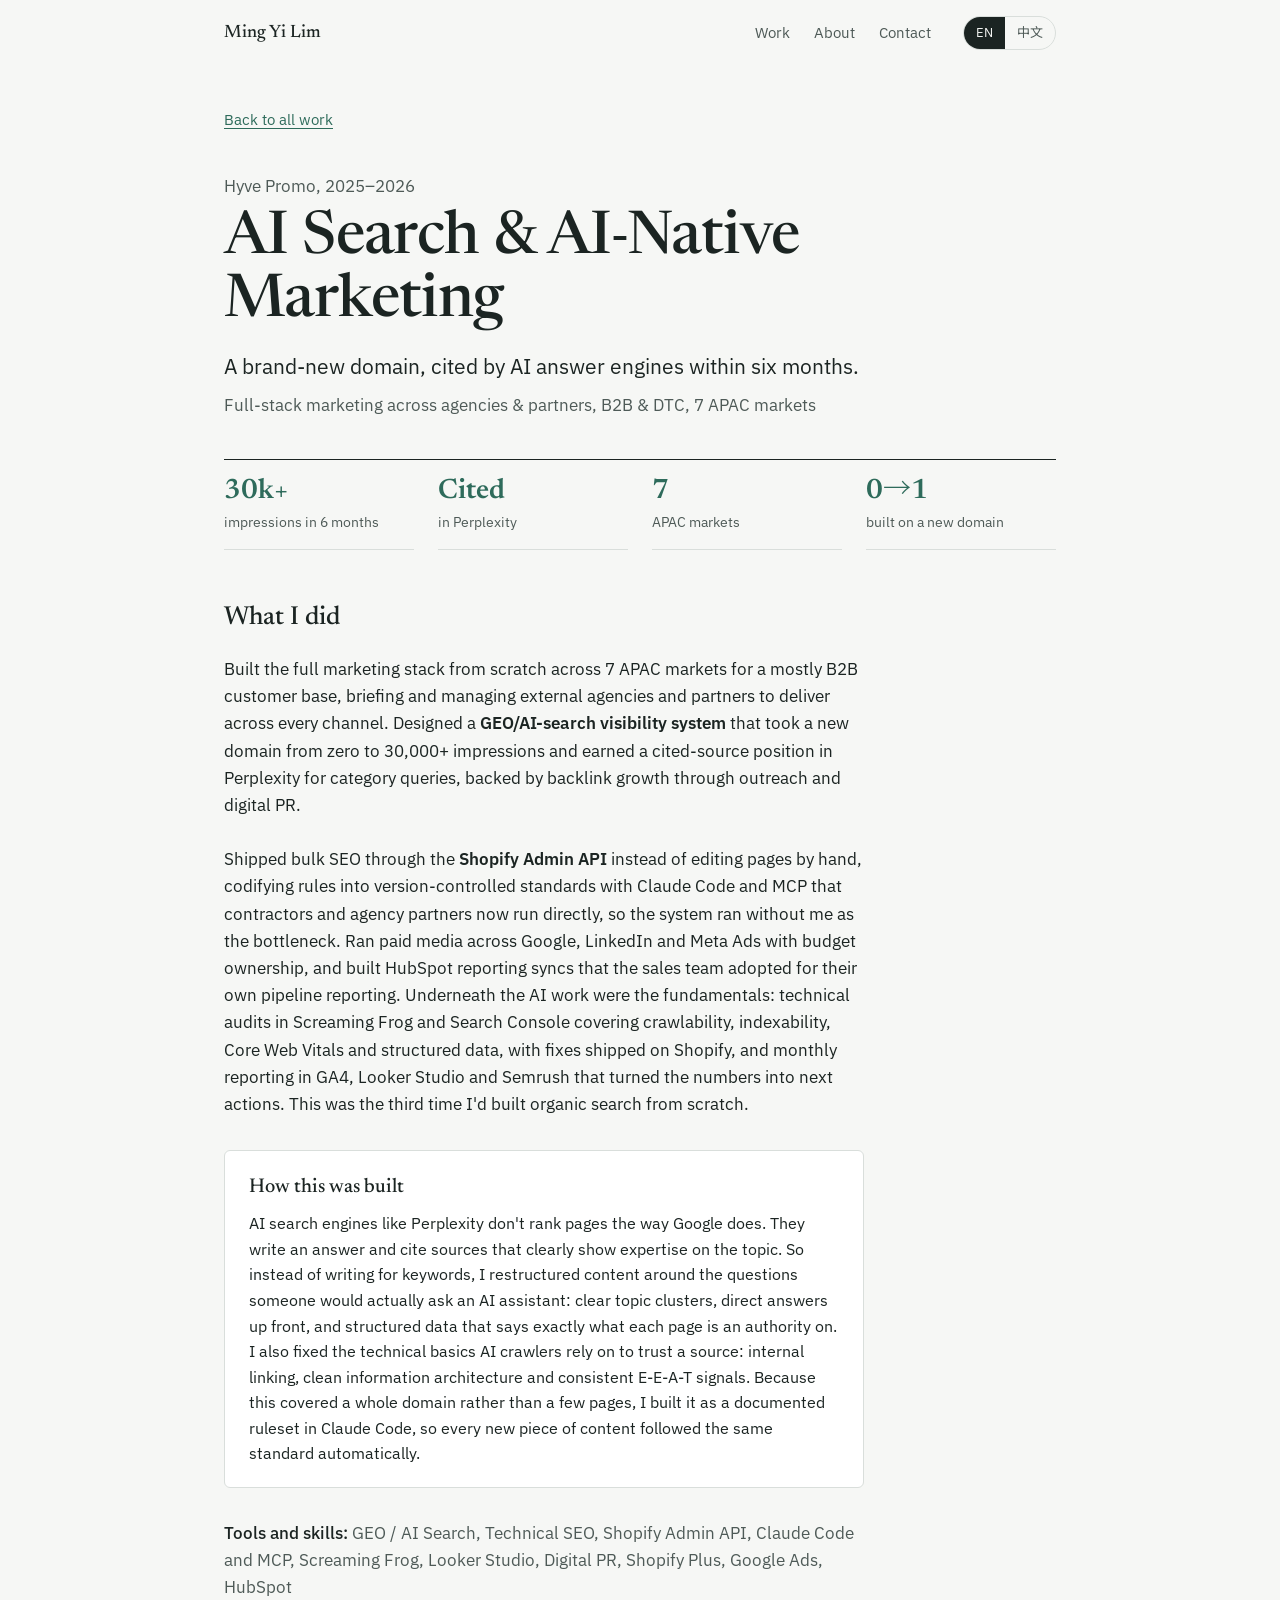
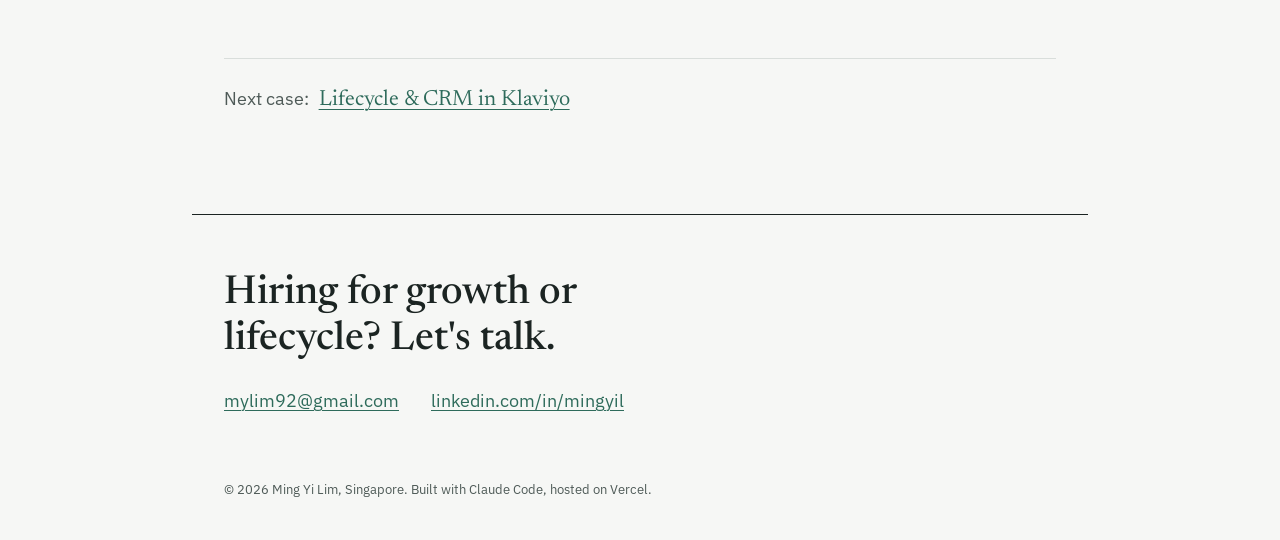
<file: work/geo.html>
<!DOCTYPE html>
<html lang="en">
<head>
  <meta charset="UTF-8">
  <meta name="viewport" content="width=device-width, initial-scale=1.0">
  <title>AI Search &amp; AI-Native Marketing, Ming Yi Lim</title>
  <meta name="description" content="How Ming Yi Lim took a new domain from zero to 30,000+ search impressions and a cited-source position in Perplexity, with an AI-native SEO system run through Claude Code, MCP and the Shopify Admin API.">
  <link rel="canonical" href="https://mingyilim.vercel.app/work/geo">
  <meta name="theme-color" content="#F6F7F5">
  <meta property="og:type"        content="article">
  <meta property="og:url"         content="https://mingyilim.vercel.app/work/geo">
  <meta property="og:title"       content="AI Search &amp; AI-Native Marketing, Ming Yi Lim">
  <meta property="og:description" content="How Ming Yi Lim took a new domain from zero to 30,000+ search impressions and a cited-source position in Perplexity, with an AI-native SEO system run through Claude Code, MCP and the Shopify Admin API.">
  <meta property="og:image"       content="https://mingyilim.vercel.app/og-image.jpg">
  <meta property="og:image:width"  content="1200">
  <meta property="og:image:height" content="630">
  <meta name="twitter:card"        content="summary_large_image">
  <meta name="twitter:title"       content="AI Search &amp; AI-Native Marketing, Ming Yi Lim">
  <meta name="twitter:description" content="How Ming Yi Lim took a new domain from zero to 30,000+ search impressions and a cited-source position in Perplexity, with an AI-native SEO system run through Claude Code, MCP and the Shopify Admin API.">
  <meta name="twitter:image"       content="https://mingyilim.vercel.app/og-image.jpg">
  <link rel="icon" href="/favicon.svg" type="image/svg+xml">
  <link rel="icon" href="/favicon-32.png" sizes="32x32" type="image/png">
  <link rel="apple-touch-icon" href="/apple-touch-icon.png">
  <script type="application/ld+json">
  {
    "@context": "https://schema.org",
    "@type": "Article",
    "headline": "AI Search & AI-Native Marketing",
    "description": "How Ming Yi Lim took a new domain from zero to 30,000+ search impressions and a cited-source position in Perplexity, with an AI-native SEO system run through Claude Code, MCP and the Shopify Admin API.",
    "url": "https://mingyilim.vercel.app/work/geo",
    "author": {"@type": "Person", "name": "Ming Yi Lim", "url": "https://mingyilim.vercel.app/"}
  }
  </script>
  <link rel="preconnect" href="https://fonts.googleapis.com">
  <link rel="preconnect" href="https://fonts.gstatic.com" crossorigin>
  <link href="https://fonts.googleapis.com/css2?family=IBM+Plex+Sans:ital,wght@0,400;0,500;0,600;1,400&family=Newsreader:opsz,wght@6..72,400;6..72,500;6..72,600&family=Noto+Sans+SC:wght@400;500&family=Noto+Serif+SC:wght@600;900&display=swap" rel="stylesheet">
  <link rel="stylesheet" href="/assets/site.css">

  <!-- Google tag (gtag.js) -->
  <script async src="https://www.googletagmanager.com/gtag/js?id=G-P1CEV3WPZ0"></script>
  <script>
    window.dataLayer = window.dataLayer || [];
    function gtag(){dataLayer.push(arguments);}
    gtag('js', new Date());
    gtag('config', 'G-P1CEV3WPZ0');
  </script>
</head>
<body class="case">
  <a class="skip" href="#main">Skip to content</a>
  <header class="topbar">
    <a href="/" class="brand"><span class="brand-name">Ming Yi Lim</span></a>
    <nav class="topnav" aria-label="Main">
      <a href="/#work" data-en="Work" data-zh="案例">Work</a>
      <a href="/#about" data-en="About" data-zh="关于">About</a>
      <a href="#contact" data-en="Contact" data-zh="联系">Contact</a>
    </nav>
    <div class="lang" role="group" aria-label="Language">
      <button type="button" id="btnEn" class="active" onclick="setLang('en')">EN</button>
      <button type="button" id="btnZh" onclick="setLang('zh')" lang="zh-Hans">中文</button>
    </div>
  </header>

  <main id="main">
    <article class="case-wrap">
      <a href="/#work" class="back" data-en="Back to all work" data-zh="返回全部案例">Back to all work</a>
      <p class="case-meta">Hyve Promo, 2025–2026</p>
      <h1 class="case-title" data-en="AI Search &amp; AI-Native Marketing" data-zh="AI搜索与AI原生营销">AI Search &amp; AI-Native Marketing</h1>
      <p class="case-hook" data-en="A brand-new domain, cited by AI answer engines within six months." data-zh="一个全新域名，六个月内获得AI答案引擎引用。">A brand-new domain, cited by AI answer engines within six months.</p>
      <p class="case-context" data-en="Full-stack marketing across agencies &amp; partners, B2B &amp; DTC, 7 APAC markets" data-zh="联合代理商与合作伙伴的全栈营销，B2B与DTC，亚太7个市场">Full-stack marketing across agencies &amp; partners, B2B &amp; DTC, 7 APAC markets</p>
      <dl class="case-figs">
          <div><dt class="fig">30k+</dt><dd data-en="impressions in 6 months" data-zh="6个月搜索曝光量">impressions in 6 months</dd></div>
          <div><dt class="fig">Cited</dt><dd data-en="in Perplexity" data-zh="获Perplexity引用">in Perplexity</dd></div>
          <div><dt class="fig">7</dt><dd data-en="APAC markets" data-zh="亚太市场">APAC markets</dd></div>
          <div><dt class="fig">0→1</dt><dd data-en="built on a new domain" data-zh="全新域名起步">built on a new domain</dd></div>
      </dl>

      <div class="case-body">
        <h2 data-en="What I did" data-zh="我做了什么">What I did</h2>
        <p data-en="Built the full marketing stack from scratch across 7 APAC markets for a mostly B2B customer base, briefing and managing external agencies and partners to deliver across every channel. Designed a <strong>GEO/AI-search visibility system</strong> that took a new domain from zero to 30,000+ impressions and earned a cited-source position in Perplexity for category queries, backed by backlink growth through outreach and digital PR.<br><br>Shipped bulk SEO through the <strong>Shopify Admin API</strong> instead of editing pages by hand, codifying rules into version-controlled standards with Claude Code and MCP that contractors and agency partners now run directly, so the system ran without me as the bottleneck. Ran paid media across Google, LinkedIn and Meta Ads with budget ownership, and built HubSpot reporting syncs that the sales team adopted for their own pipeline reporting. Underneath the AI work were the fundamentals: technical audits in Screaming Frog and Search Console covering crawlability, indexability, Core Web Vitals and structured data, with fixes shipped on Shopify, and monthly reporting in GA4, Looker Studio and Semrush that turned the numbers into next actions. This was the third time I&#x27;d built organic search from scratch." data-zh="面向以B2B为主的客户群，在亚太7个市场从零搭建完整营销技术栈，统筹外部代理商与合作伙伴覆盖所有渠道。设计了<strong>GEO/AI搜索可见性系统</strong>，使新域名从零增长至30,000+次搜索曝光，并在Perplexity类别查询中获得引用来源位置，同时通过外联与数字公关增长外链。<br><br>通过<strong>Shopify Admin API</strong>批量处理SEO，而非逐页手动编辑，利用Claude Code与MCP将规则固化为版本控制标准，交由代理商与合作伙伴直接执行，使系统运行不依赖于我个人。负责Google、LinkedIn及Meta广告投放并掌管预算，搭建的HubSpot报表同步被销售团队采纳，用于其销售管道报告。AI相关工作的基础是扎实的SEO基本功：使用Screaming Frog和Search Console进行技术审计，涵盖可抓取性、可索引性、Core Web Vitals及结构化数据，并在Shopify上落实修复；同时通过GA4、Looker Studio和Semrush进行月度报告，将数据转化为下一步行动。这是我第三次从零搭建自然搜索体系。">Built the full marketing stack from scratch across 7 APAC markets for a mostly B2B customer base, briefing and managing external agencies and partners to deliver across every channel. Designed a <strong>GEO/AI-search visibility system</strong> that took a new domain from zero to 30,000+ impressions and earned a cited-source position in Perplexity for category queries, backed by backlink growth through outreach and digital PR.<br><br>Shipped bulk SEO through the <strong>Shopify Admin API</strong> instead of editing pages by hand, codifying rules into version-controlled standards with Claude Code and MCP that contractors and agency partners now run directly, so the system ran without me as the bottleneck. Ran paid media across Google, LinkedIn and Meta Ads with budget ownership, and built HubSpot reporting syncs that the sales team adopted for their own pipeline reporting. Underneath the AI work were the fundamentals: technical audits in Screaming Frog and Search Console covering crawlability, indexability, Core Web Vitals and structured data, with fixes shipped on Shopify, and monthly reporting in GA4, Looker Studio and Semrush that turned the numbers into next actions. This was the third time I'd built organic search from scratch.</p>
        <section class="note">
          <h3 data-en="How this was built" data-zh="实现方式">How this was built</h3>
          <p data-en="AI search engines like Perplexity don't rank pages the way Google does. They write an answer and cite sources that clearly show expertise on the topic. So instead of writing for keywords, I restructured content around the questions someone would actually ask an AI assistant: clear topic clusters, direct answers up front, and structured data that says exactly what each page is an authority on. I also fixed the technical basics AI crawlers rely on to trust a source: internal linking, clean information architecture and consistent E-E-A-T signals. Because this covered a whole domain rather than a few pages, I built it as a documented ruleset in Claude Code, so every new piece of content followed the same standard automatically." data-zh="像Perplexity这样的AI搜索引擎并不像Google那样对页面进行排名，而是综合答案并引用能清晰展示专业性的信息来源。因此，我没有围绕关键词写作，而是围绕用户实际会向AI助手提出的问题重新组织内容：清晰的主题集群、开门见山的直接答案，以及能明确传达页面权威性的结构化数据。我还完善了大多数AI爬虫用来判断信息来源可信度的技术基础——内部链接、清晰的信息架构，以及贯穿全站的E-E-A-T信号。由于这项工作面向整个域名展开而非逐页进行，它被构建为Claude Code中的文档化规则集，让每一篇新内容都能自动遵循同一标准。">AI search engines like Perplexity don't rank pages the way Google does. They write an answer and cite sources that clearly show expertise on the topic. So instead of writing for keywords, I restructured content around the questions someone would actually ask an AI assistant: clear topic clusters, direct answers up front, and structured data that says exactly what each page is an authority on. I also fixed the technical basics AI crawlers rely on to trust a source: internal linking, clean information architecture and consistent E-E-A-T signals. Because this covered a whole domain rather than a few pages, I built it as a documented ruleset in Claude Code, so every new piece of content followed the same standard automatically.</p>
        </section>
        <p class="case-tools"><span data-en="Tools and skills:" data-zh="工具与技能：">Tools and skills:</span> GEO / AI Search, Technical SEO, Shopify Admin API, Claude Code and MCP, Screaming Frog, Looker Studio, Digital PR, Shopify Plus, Google Ads, HubSpot</p>
      </div>

      <p class="next">
        <span data-en="Next case:" data-zh="下一个案例：">Next case:</span>
        <a href="/work/lifecycle" data-cta="next_lifecycle" data-en="Lifecycle &amp; CRM in Klaviyo" data-zh="Klaviyo生命周期与CRM">Lifecycle &amp; CRM in Klaviyo</a>
      </p>
    </article>
  </main>

  <section id="contact" class="contact">
    <h2 class="contact-title" data-en="Hiring for growth or lifecycle? Let&#x27;s talk." data-zh="正在招聘增长或生命周期营销人才？欢迎联系。">Hiring for growth or lifecycle? Let&#x27;s talk.</h2>
    <ul class="contact-list">
      <li><a href="mailto:mylim92@gmail.com" class="contact-link" data-cta="contact_email">mylim92@gmail.com</a></li>
      <li><a href="https://www.linkedin.com/in/mingyil" class="contact-link" target="_blank" rel="noopener" data-cta="contact_linkedin">linkedin.com/in/mingyil</a></li>
    </ul>
    <footer class="foot">
      <p data-en="© 2026 Ming Yi Lim, Singapore. Built with Claude Code, hosted on Vercel." data-zh="© 2026 林明昱，新加坡。使用Claude Code构建，部署于Vercel。">© 2026 Ming Yi Lim, Singapore. Built with Claude Code, hosted on Vercel.</p>
    </footer>
  </section>

  <script src="/assets/site.js"></script>
</body>
</html>
</file>
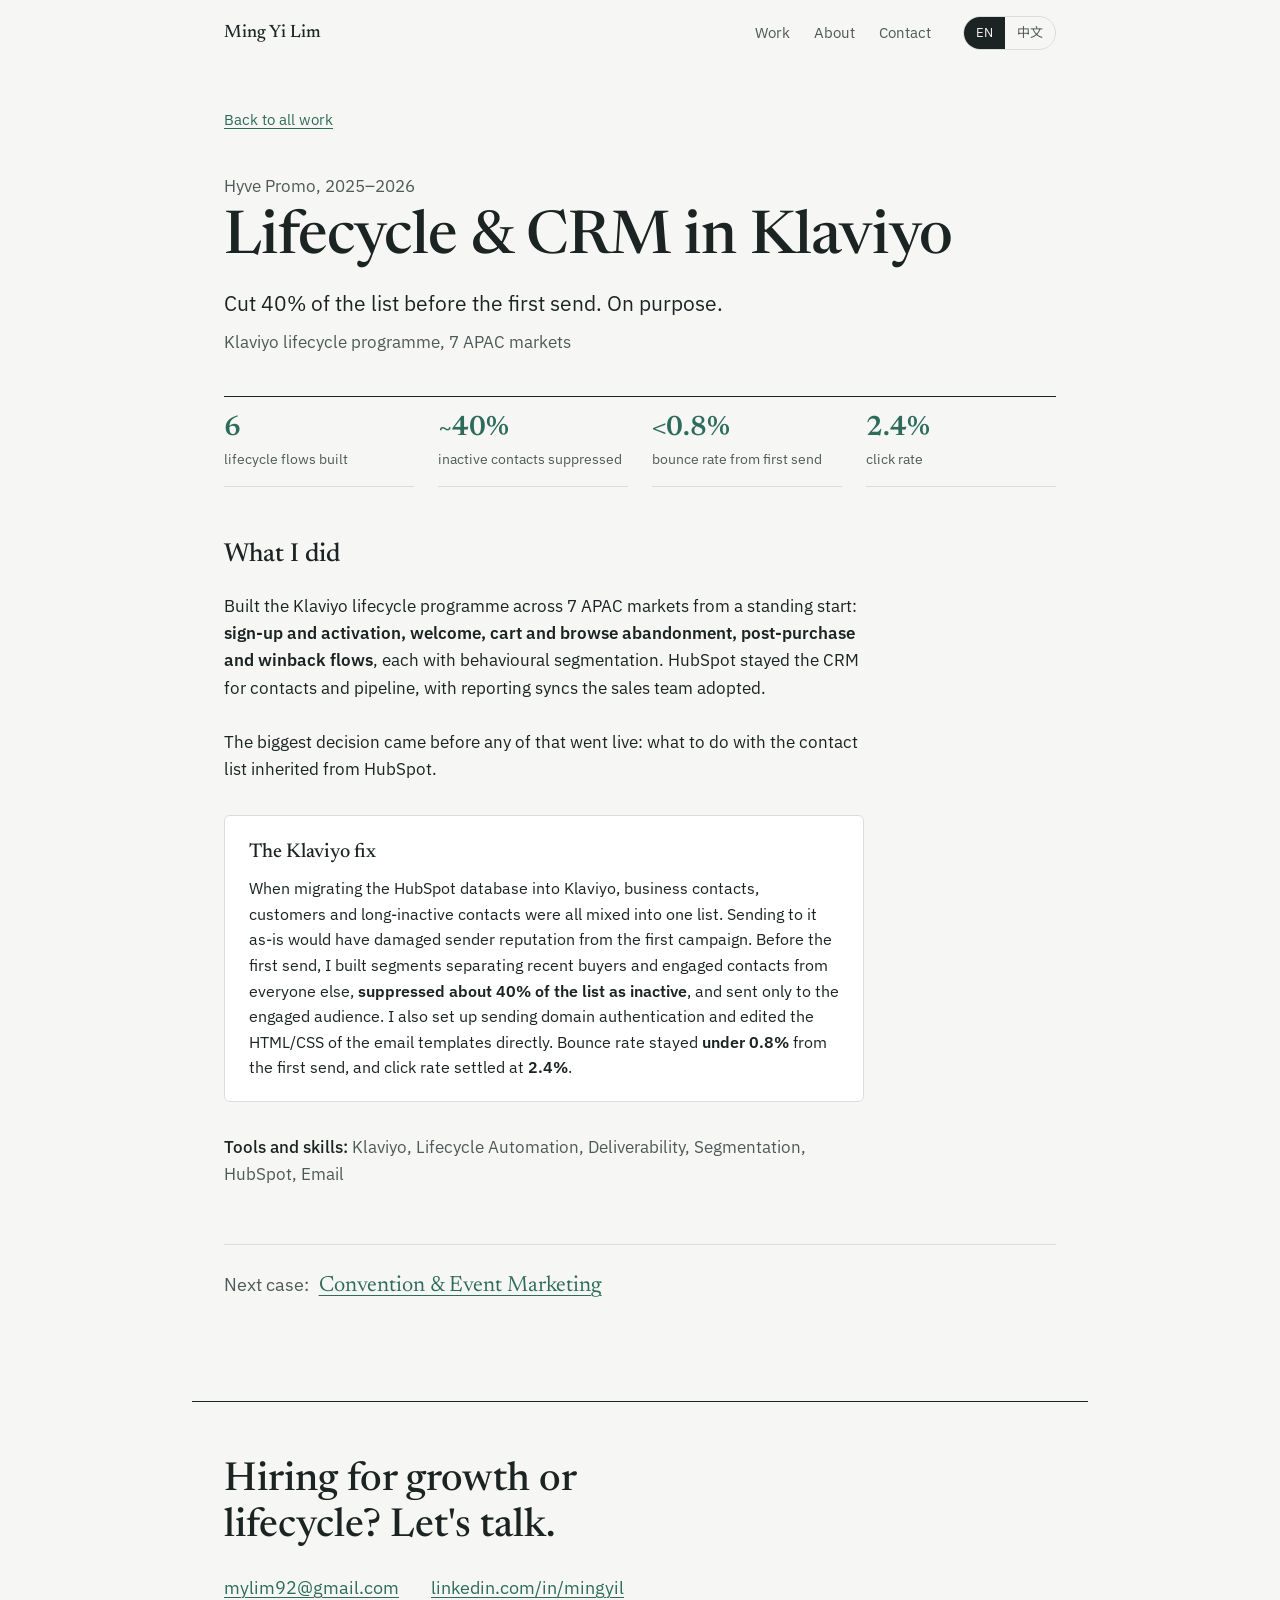
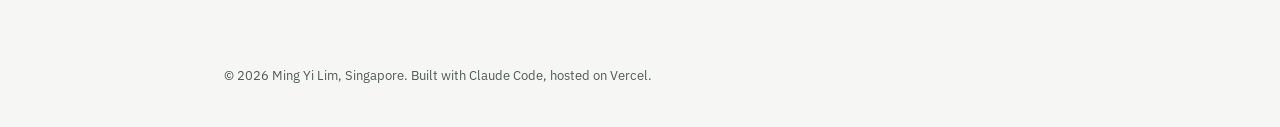
<file: work/lifecycle.html>
<!DOCTYPE html>
<html lang="en">
<head>
  <meta charset="UTF-8">
  <meta name="viewport" content="width=device-width, initial-scale=1.0">
  <title>Lifecycle &amp; CRM in Klaviyo, Ming Yi Lim</title>
  <meta name="description" content="How Ming Yi Lim built a six-flow Klaviyo lifecycle programme across 7 APAC markets and protected sender reputation by suppressing about 40% of an inherited list before the first send.">
  <link rel="canonical" href="https://mingyilim.vercel.app/work/lifecycle">
  <meta name="theme-color" content="#F6F7F5">
  <meta property="og:type"        content="article">
  <meta property="og:url"         content="https://mingyilim.vercel.app/work/lifecycle">
  <meta property="og:title"       content="Lifecycle &amp; CRM in Klaviyo, Ming Yi Lim">
  <meta property="og:description" content="How Ming Yi Lim built a six-flow Klaviyo lifecycle programme across 7 APAC markets and protected sender reputation by suppressing about 40% of an inherited list before the first send.">
  <meta property="og:image"       content="https://mingyilim.vercel.app/og-image.jpg">
  <meta property="og:image:width"  content="1200">
  <meta property="og:image:height" content="630">
  <meta name="twitter:card"        content="summary_large_image">
  <meta name="twitter:title"       content="Lifecycle &amp; CRM in Klaviyo, Ming Yi Lim">
  <meta name="twitter:description" content="How Ming Yi Lim built a six-flow Klaviyo lifecycle programme across 7 APAC markets and protected sender reputation by suppressing about 40% of an inherited list before the first send.">
  <meta name="twitter:image"       content="https://mingyilim.vercel.app/og-image.jpg">
  <link rel="icon" href="/favicon.svg" type="image/svg+xml">
  <link rel="icon" href="/favicon-32.png" sizes="32x32" type="image/png">
  <link rel="apple-touch-icon" href="/apple-touch-icon.png">
  <script type="application/ld+json">
  {
    "@context": "https://schema.org",
    "@type": "Article",
    "headline": "Lifecycle & CRM in Klaviyo",
    "description": "How Ming Yi Lim built a six-flow Klaviyo lifecycle programme across 7 APAC markets and protected sender reputation by suppressing about 40% of an inherited list before the first send.",
    "url": "https://mingyilim.vercel.app/work/lifecycle",
    "author": {"@type": "Person", "name": "Ming Yi Lim", "url": "https://mingyilim.vercel.app/"}
  }
  </script>
  <link rel="preconnect" href="https://fonts.googleapis.com">
  <link rel="preconnect" href="https://fonts.gstatic.com" crossorigin>
  <link href="https://fonts.googleapis.com/css2?family=IBM+Plex+Sans:ital,wght@0,400;0,500;0,600;1,400&family=Newsreader:opsz,wght@6..72,400;6..72,500;6..72,600&family=Noto+Sans+SC:wght@400;500&family=Noto+Serif+SC:wght@600;900&display=swap" rel="stylesheet">
  <link rel="stylesheet" href="/assets/site.css">

  <!-- Google tag (gtag.js) -->
  <script async src="https://www.googletagmanager.com/gtag/js?id=G-P1CEV3WPZ0"></script>
  <script>
    window.dataLayer = window.dataLayer || [];
    function gtag(){dataLayer.push(arguments);}
    gtag('js', new Date());
    gtag('config', 'G-P1CEV3WPZ0');
  </script>
</head>
<body class="case">
  <a class="skip" href="#main">Skip to content</a>
  <header class="topbar">
    <a href="/" class="brand"><span class="brand-name">Ming Yi Lim</span></a>
    <nav class="topnav" aria-label="Main">
      <a href="/#work" data-en="Work" data-zh="案例">Work</a>
      <a href="/#about" data-en="About" data-zh="关于">About</a>
      <a href="#contact" data-en="Contact" data-zh="联系">Contact</a>
    </nav>
    <div class="lang" role="group" aria-label="Language">
      <button type="button" id="btnEn" class="active" onclick="setLang('en')">EN</button>
      <button type="button" id="btnZh" onclick="setLang('zh')" lang="zh-Hans">中文</button>
    </div>
  </header>

  <main id="main">
    <article class="case-wrap">
      <a href="/#work" class="back" data-en="Back to all work" data-zh="返回全部案例">Back to all work</a>
      <p class="case-meta">Hyve Promo, 2025–2026</p>
      <h1 class="case-title" data-en="Lifecycle &amp; CRM in Klaviyo" data-zh="Klaviyo生命周期与CRM">Lifecycle &amp; CRM in Klaviyo</h1>
      <p class="case-hook" data-en="Cut 40% of the list before the first send. On purpose." data-zh="首次发送前，主动剔除40%的名单。">Cut 40% of the list before the first send. On purpose.</p>
      <p class="case-context" data-en="Klaviyo lifecycle programme, 7 APAC markets" data-zh="Klaviyo生命周期体系，亚太7个市场">Klaviyo lifecycle programme, 7 APAC markets</p>
      <dl class="case-figs">
          <div><dt class="fig">6</dt><dd data-en="lifecycle flows built" data-zh="生命周期流程">lifecycle flows built</dd></div>
          <div><dt class="fig">~40%</dt><dd data-en="inactive contacts suppressed" data-zh="不活跃联系人已抑制">inactive contacts suppressed</dd></div>
          <div><dt class="fig">&lt;0.8%</dt><dd data-en="bounce rate from first send" data-zh="首次发送起退信率">bounce rate from first send</dd></div>
          <div><dt class="fig">2.4%</dt><dd data-en="click rate" data-zh="点击率">click rate</dd></div>
      </dl>

      <div class="case-body">
        <h2 data-en="What I did" data-zh="我做了什么">What I did</h2>
        <p data-en="Built the Klaviyo lifecycle programme across 7 APAC markets from a standing start: <strong>sign-up and activation, welcome, cart and browse abandonment, post-purchase and winback flows</strong>, each with behavioural segmentation. HubSpot stayed the CRM for contacts and pipeline, with reporting syncs the sales team adopted.<br><br>The biggest decision came before any of that went live: what to do with the contact list inherited from HubSpot." data-zh="在亚太7个市场从零搭建Klaviyo生命周期体系：<strong>注册与激活、欢迎、购物车/浏览放弃、购后及召回流程</strong>，并为每个流程配置行为细分。HubSpot继续作为联系人与销售管道的CRM，其报表同步被销售团队采纳。<br><br>上线之前最关键的决定，是如何处理从HubSpot迁移过来的联系人名单。">Built the Klaviyo lifecycle programme across 7 APAC markets from a standing start: <strong>sign-up and activation, welcome, cart and browse abandonment, post-purchase and winback flows</strong>, each with behavioural segmentation. HubSpot stayed the CRM for contacts and pipeline, with reporting syncs the sales team adopted.<br><br>The biggest decision came before any of that went live: what to do with the contact list inherited from HubSpot.</p>
        <section class="note">
          <h3 data-en="The Klaviyo fix" data-zh="Klaviyo关键修复">The Klaviyo fix</h3>
          <p data-en="When migrating the HubSpot database into Klaviyo, business contacts, customers and long-inactive contacts were all mixed into one list. Sending to it as-is would have damaged sender reputation from the first campaign. Before the first send, I built segments separating recent buyers and engaged contacts from everyone else, <strong>suppressed about 40% of the list as inactive</strong>, and sent only to the engaged audience. I also set up sending domain authentication and edited the HTML/CSS of the email templates directly. Bounce rate stayed <strong>under 0.8%</strong> from the first send, and click rate settled at <strong>2.4%</strong>." data-zh="将HubSpot数据库迁移至Klaviyo时，企业联系人、客户与长期不活跃联系人混在同一列表中。若直接发送，首次营销活动就会损害发件人信誉。在首次发送前，我建立细分，将近期购买者与活跃联系人与其他联系人区分开，<strong>将约40%的不活跃联系人设为抑制</strong>，仅向活跃受众发送。我还完成了发件域名认证，并直接编辑邮件模板的HTML/CSS。自首次发送起，退信率始终<strong>低于0.8%</strong>，点击率稳定在<strong>2.4%</strong>。">When migrating the HubSpot database into Klaviyo, business contacts, customers and long-inactive contacts were all mixed into one list. Sending to it as-is would have damaged sender reputation from the first campaign. Before the first send, I built segments separating recent buyers and engaged contacts from everyone else, <strong>suppressed about 40% of the list as inactive</strong>, and sent only to the engaged audience. I also set up sending domain authentication and edited the HTML/CSS of the email templates directly. Bounce rate stayed <strong>under 0.8%</strong> from the first send, and click rate settled at <strong>2.4%</strong>.</p>
        </section>
        <p class="case-tools"><span data-en="Tools and skills:" data-zh="工具与技能：">Tools and skills:</span> Klaviyo, Lifecycle Automation, Deliverability, Segmentation, HubSpot, Email</p>
      </div>

      <p class="next">
        <span data-en="Next case:" data-zh="下一个案例：">Next case:</span>
        <a href="/work/events" data-cta="next_events" data-en="Convention &amp; Event Marketing" data-zh="大会与活动营销">Convention &amp; Event Marketing</a>
      </p>
    </article>
  </main>

  <section id="contact" class="contact">
    <h2 class="contact-title" data-en="Hiring for growth or lifecycle? Let&#x27;s talk." data-zh="正在招聘增长或生命周期营销人才？欢迎联系。">Hiring for growth or lifecycle? Let&#x27;s talk.</h2>
    <ul class="contact-list">
      <li><a href="mailto:mylim92@gmail.com" class="contact-link" data-cta="contact_email">mylim92@gmail.com</a></li>
      <li><a href="https://www.linkedin.com/in/mingyil" class="contact-link" target="_blank" rel="noopener" data-cta="contact_linkedin">linkedin.com/in/mingyil</a></li>
    </ul>
    <footer class="foot">
      <p data-en="© 2026 Ming Yi Lim, Singapore. Built with Claude Code, hosted on Vercel." data-zh="© 2026 林明昱，新加坡。使用Claude Code构建，部署于Vercel。">© 2026 Ming Yi Lim, Singapore. Built with Claude Code, hosted on Vercel.</p>
    </footer>
  </section>

  <script src="/assets/site.js"></script>
</body>
</html>
</file>
<file: assets/site.css>
/* Ming Yi Lim portfolio
   Calm, left-aligned, bilingual. */

:root {
  --paper: #F6F7F5;
  --ink: #1B2422;
  --muted: #4E5A57;
  --rule: #D9DEDB;
  --jade: #2E6B5B;
  --jade-dark: #1F4D41;
  --serif: 'Newsreader', 'Noto Serif SC', Georgia, serif;
  --sans: 'IBM Plex Sans', 'Noto Sans SC', system-ui, sans-serif;
  --measure: 40rem;
  --page: 52rem;
}

*, *::before, *::after { box-sizing: border-box; }
html { -webkit-text-size-adjust: 100%; scroll-behavior: smooth; }
body {
  margin: 0;
  background: var(--paper);
  color: var(--ink);
  font-family: var(--sans);
  font-size: 1.0625rem;
  line-height: 1.6;
  overflow-x: clip;
}
:lang(zh-Hans) body, html[lang="zh-Hans"] body { line-height: 1.75; }
h1, h2, h3, p, ul, ol, dl, dd { margin: 0; }
ul, ol { padding: 0; list-style: none; }
img { display: block; max-width: 100%; }
a { color: var(--jade); text-underline-offset: 0.18em; text-decoration-thickness: 1px; }
a:hover { color: var(--jade-dark); text-decoration-thickness: 2px; }
:focus-visible { outline: 2px solid var(--jade); outline-offset: 3px; border-radius: 2px; }
strong { font-weight: 600; color: var(--ink); }

.skip {
  position: absolute; left: 1rem; top: -3rem;
  background: var(--ink); color: var(--paper); padding: 0.5rem 0.75rem; z-index: 20;
}
.skip:focus { top: 1rem; }

/* ── Top bar ─────────────────────────────────────────── */
.topbar {
  position: sticky; top: 0; z-index: 10;
  display: flex; align-items: center; gap: 2rem;
  padding: 1rem max(2rem, calc((100% - var(--page)) / 2));
  background: rgba(246, 247, 245, 0.92);
  backdrop-filter: blur(8px);
}
.brand { display: inline-flex; align-items: center; gap: 0.625rem; color: var(--ink); text-decoration: none; }
.brand:hover { color: var(--ink); }
.brand-name { font-family: var(--serif); font-size: 1.125rem; font-weight: 500; }
.topnav { display: flex; gap: 1.5rem; margin-left: auto; }
.topnav a { color: var(--muted); text-decoration: none; font-size: 0.9375rem; }
.topnav a:hover { color: var(--ink); }
.lang { display: flex; border: 1px solid var(--rule); border-radius: 999px; overflow: hidden; }
.lang button {
  font: inherit; font-size: 0.8125rem; color: var(--muted);
  background: none; border: 0; padding: 0.3rem 0.75rem; min-height: 32px; cursor: pointer;
}
.lang button.active { background: var(--ink); color: var(--paper); }

/* ── Layout ──────────────────────────────────────────── */
main { max-width: calc(var(--page) + 4rem); margin: 0 auto; padding: 0 2rem; }
.block { padding: 4.5rem 0 1rem; scroll-margin-top: 4rem; }
.block-title {
  font-family: var(--serif);
  font-weight: 500;
  font-size: clamp(1.75rem, 3vw, 2.25rem);
  line-height: 1.15;
  margin-bottom: 1.75rem;
}
.sub-title {
  font-family: var(--serif);
  font-weight: 500;
  font-size: 1.375rem;
  margin: 3.5rem 0 1rem;
}

/* ── Hero ────────────────────────────────────────────── */
.hero { padding: 3.5rem 0 2rem; max-width: var(--measure); }
.hero-photo { width: 120px; height: 120px; border-radius: 50%; object-fit: cover; margin-bottom: 1.5rem; }
.hero-name {
  font-family: var(--serif);
  font-weight: 500;
  font-size: clamp(2.75rem, 7vw, 4.5rem);
  line-height: 1;
  letter-spacing: -0.015em;
}
.hero-sub { margin-top: 0.75rem; color: var(--muted); }
.hero-intro { margin-top: 1.5rem; font-size: 1.1875rem; line-height: 1.6; }
.proof { margin-top: 2rem; border-top: 1px solid var(--rule); }
.proof li { padding: 0.7rem 0; border-bottom: 1px solid var(--rule); color: var(--muted); }
.fig { font-family: var(--serif); font-weight: 600; color: var(--ink); font-size: 1.2em; font-variant-numeric: lining-nums; }
.hero-actions { display: flex; flex-wrap: wrap; gap: 0.75rem; margin-top: 2rem; }
.btn {
  display: inline-flex; align-items: center; justify-content: center;
  min-height: 44px; padding: 0 1.25rem; border-radius: 6px;
  font-weight: 500; font-size: 0.9375rem; text-decoration: none;
}
.btn-solid { background: var(--jade); color: #fff; }
.btn-solid:hover { background: var(--jade-dark); color: #fff; }
.btn-line { border: 1px solid var(--ink); color: var(--ink); }
.btn-line:hover { background: var(--ink); color: var(--paper); }

/* ── Case list ───────────────────────────────────────── */
.case-list { border-top: 1px solid var(--ink); }
.case-list li { border-bottom: 1px solid var(--rule); }
.case-row {
  display: grid;
  grid-template-columns: minmax(0, 1fr) 11rem;
  gap: 2rem;
  padding: 1.5rem 0;
  color: inherit;
  text-decoration: none;
}
.case-row:hover { color: inherit; }
.case-row:hover .row-title { color: var(--jade); text-decoration: underline; text-decoration-thickness: 1px; text-underline-offset: 0.18em; }
.row-main { display: flex; flex-direction: column; gap: 0.3rem; }
.row-title { font-family: var(--serif); font-weight: 500; font-size: 1.5rem; line-height: 1.2; }
.row-hook { color: var(--ink); }
.row-meta { color: var(--muted); font-size: 0.875rem; }
.row-fig { display: flex; flex-direction: column; align-items: flex-end; text-align: right; padding-top: 0.2rem; }
.row-fig .fig { font-size: 1.75rem; line-height: 1.1; color: var(--jade); }
.fig-label { font-size: 0.8125rem; color: var(--muted); line-height: 1.35; }

/* ── Earlier career ──────────────────────────────────── */
.earlier li { display: grid; grid-template-columns: 7rem minmax(0, 1fr); gap: 1.5rem; padding: 1rem 0; border-top: 1px solid var(--rule); }
.when { color: var(--muted); font-variant-numeric: tabular-nums; padding-top: 0.1rem; }
.earlier-role { font-weight: 500; }
.earlier-desc { color: var(--muted); margin-top: 0.25rem; max-width: var(--measure); }

/* ── About ───────────────────────────────────────────── */
.prose { max-width: var(--measure); }
.prose > p + p { margin-top: 1rem; }
.facts { margin-top: 2rem; display: grid; grid-template-columns: 8rem minmax(0, 1fr); border-top: 1px solid var(--rule); }
.facts dt, .facts dd { padding: 0.75rem 0; border-bottom: 1px solid var(--rule); }
.facts dt { color: var(--muted); font-size: 0.9375rem; }
.facts dd { font-size: 0.9375rem; }

/* ── Contact ─────────────────────────────────────────── */
.contact {
  max-width: calc(var(--page) + 4rem);
  margin: 5rem auto 0;
  padding: 3.5rem 2rem 2.5rem;
  border-top: 1px solid var(--ink);
  scroll-margin-top: 4rem;
}
.contact-title { font-family: var(--serif); font-weight: 500; font-size: clamp(1.75rem, 4vw, 2.5rem); line-height: 1.15; max-width: 30rem; }
.contact-list { margin-top: 1.5rem; display: flex; flex-wrap: wrap; gap: 0.5rem 2rem; font-size: 1.125rem; }
.foot { margin-top: 4rem; color: var(--muted); font-size: 0.8125rem; }

/* ── Case pages ──────────────────────────────────────── */
.case-wrap { padding: 2.5rem 0 1rem; }
.back { font-size: 0.9375rem; }
.case-meta { margin-top: 2.5rem; color: var(--muted); }
.case-title {
  font-family: var(--serif); font-weight: 500;
  font-size: clamp(2.25rem, 6vw, 3.75rem); line-height: 1.05; letter-spacing: -0.01em;
  margin-top: 0.5rem; max-width: 46rem;
}
.case-hook { margin-top: 1rem; font-size: 1.3125rem; max-width: var(--measure); }
.case-context { margin-top: 0.5rem; color: var(--muted); max-width: var(--measure); }
.case-figs {
  display: grid; grid-template-columns: repeat(4, minmax(0, 1fr)); gap: 0 1.5rem;
  margin-top: 2.5rem; border-top: 1px solid var(--ink);
}
.case-figs > div { padding: 1rem 0; border-bottom: 1px solid var(--rule); }
.case-figs dt { font-size: 1.75rem; line-height: 1.1; color: var(--jade); }
.case-figs dd { font-size: 0.875rem; color: var(--muted); margin-top: 0.25rem; }
.case-body { max-width: var(--measure); margin-top: 3rem; }
.case-body h2 { font-family: var(--serif); font-weight: 500; font-size: 1.625rem; margin-bottom: 1rem; }
.case-body > p { font-size: 1.0625rem; }
.note { margin-top: 2rem; padding: 1.25rem 1.5rem; background: #fff; border: 1px solid var(--rule); border-radius: 6px; }
.note h3 { font-family: var(--serif); font-weight: 500; font-size: 1.25rem; margin-bottom: 0.5rem; }
.note p { font-size: 1rem; color: var(--ink); }
.case-tools { margin-top: 2rem; color: var(--muted); font-size: 0.9375rem; }
.case-tools span { color: var(--ink); font-weight: 500; }
.next { margin-top: 3.5rem; padding-top: 1.5rem; border-top: 1px solid var(--rule); font-size: 1.125rem; }
.next span { color: var(--muted); margin-right: 0.35rem; }
.next a { font-family: var(--serif); font-size: 1.375rem; }

/* ── Small screens ───────────────────────────────────── */
@media (max-width: 720px) {
  body { font-size: 1rem; }
  .topbar { padding: 0.75rem 1rem; gap: 1rem; }
  .topnav { display: none; }
  .lang { margin-left: auto; }
  main { padding: 0 1rem; }
  .contact { padding: 3rem 1rem 2rem; }
  .hero { padding-top: 2rem; }
  .hero-photo { width: 96px; height: 96px; }
  .case-row { grid-template-columns: 1fr; gap: 0.75rem; }
  .row-fig { flex-direction: row; align-items: baseline; gap: 0.5rem; text-align: left; }
  .row-fig .fig { font-size: 1.375rem; }
  .earlier li { grid-template-columns: 1fr; gap: 0.25rem; }
  .facts { grid-template-columns: 1fr; }
  .facts dt { border-bottom: 0; padding-bottom: 0; }
  .case-figs { grid-template-columns: repeat(2, minmax(0, 1fr)); }
}
</file>
